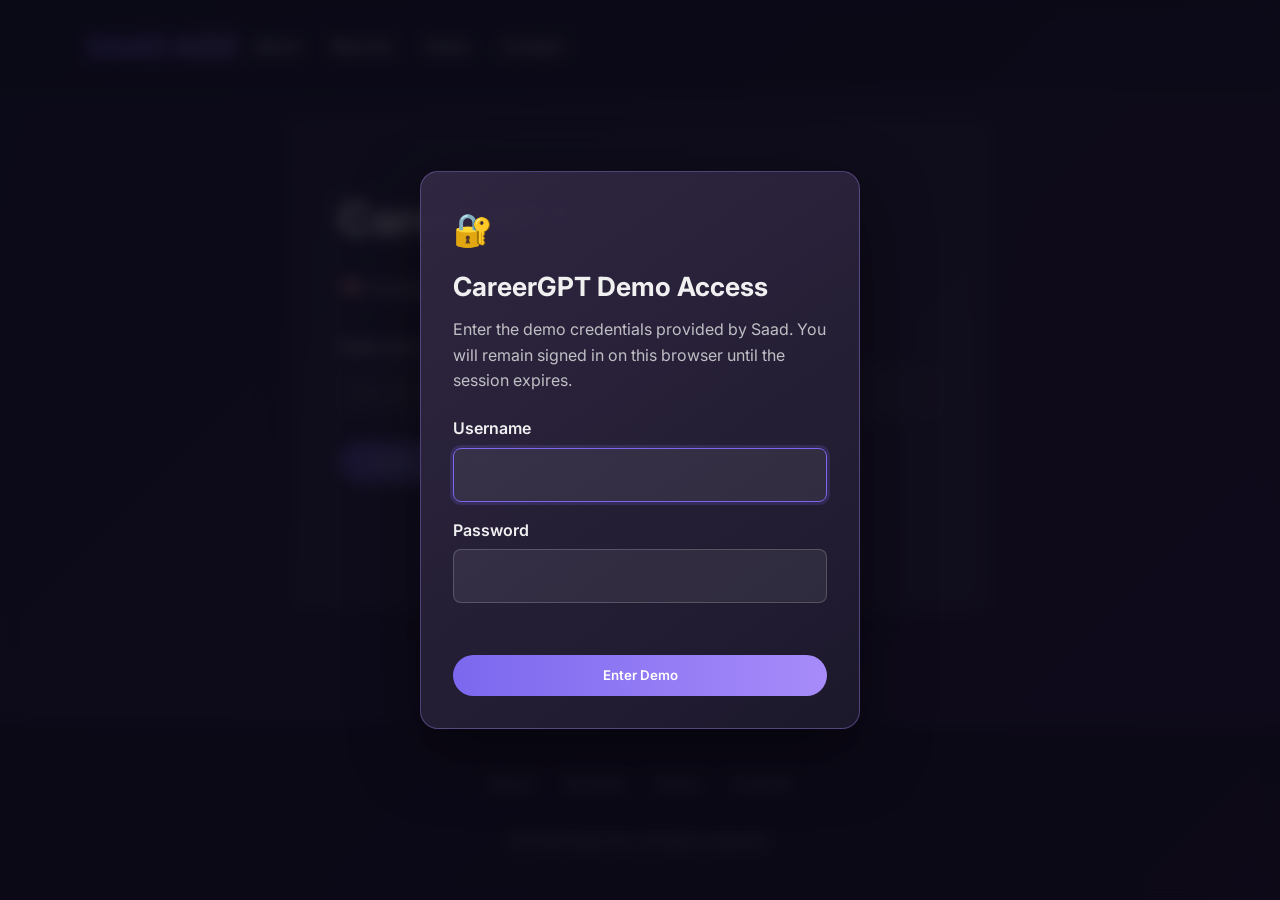
<file: demo.html>
<!DOCTYPE html>
<html lang="en">

<head>
  <meta charset="UTF-8" />
  <meta name="viewport" content="width=device-width, initial-scale=1.0" />
    <link rel="icon" href="/favicon.ico" sizes="any">
    <link rel="icon" href="/favicon.svg" type="image/svg+xml">
    <link rel="icon" href="/favicon-32x32.png" type="image/png" sizes="32x32">
    <link rel="icon" href="/favicon-16x16.png" type="image/png" sizes="16x16">
    <link rel="apple-touch-icon" href="/apple-touch-icon.png">
    <link rel="manifest" href="/site.webmanifest">
    <meta name="theme-color" content="#1a1a2e">
  <title>CareerGPT | Demo</title>
  <link rel="stylesheet" href="https://fonts.googleapis.com/css2?family=Inter:wght@300;400;600;700&display=swap" />
  <link rel="stylesheet" href="style.css" />
</head>

<body class="demo-page">
  <input type="hidden" id="build-version" value="v1.1.3 – August 2, 2026, 11:39 AM PT">

  <header>
    <div class="container">
      <nav>
        <div class="logo">SAAD AZIZ</div>
        <ul class="nav-links">
          <li><a href="index.html#about">About</a></li>
          <li><a href="resume.html">Resume</a></li>
          <li><a href="demo.html" class="active">Demo</a></li>
          <li><a href="index.html#contact">Contact</a></li>
        </ul>
      </nav>
    </div>
  </header>

  <main>
    <section class="demo-section fade-in">
      <div class="container">
        <h1>CareerGPT</h1>
        <p class="slogan">🧠 It judges your fate with neural net indifference.</p>

        <div id="demoAccessBar" class="demo-access-bar" hidden>
          <span><span class="access-dot" aria-hidden="true"></span> Demo access active</span>
          <button id="signOutButton" type="button" class="demo-sign-out">Sign out</button>
        </div>

        <form id="career-form" onsubmit="return false;" aria-busy="true">
          <label for="job-title">Enter your job title or role:</label>
          <input type="text" id="job-title" name="job" class="form-control" required maxlength="120"
            autocomplete="off" placeholder="e.g., Software Engineer" disabled />
          <br /><br />
          <button type="submit" class="btn" disabled>Analyze My Career</button>
        </form>

        <div id="responseBox" class="demo-response-box" aria-live="polite"></div>
      </div>
    </section>
  </main>

  <footer>
    <ul class="footer-links">
      <li><a href="index.html#about">About</a></li>
      <li><a href="resume.html">Resume</a></li>
      <li><a href="demo.html" class="active">Demo</a></li>
      <li><a href="index.html#contact">Contact</a></li>
    </ul>
    <p class="copyright">&copy; 2026 Saad Aziz. All rights reserved.</p>
  </footer>

  <div id="demoLoginOverlay" class="demo-login-overlay" role="dialog" aria-modal="true"
    aria-labelledby="demoLoginTitle" hidden>
    <div class="demo-login-card">
      <div class="demo-login-icon" aria-hidden="true">🔐</div>
      <h2 id="demoLoginTitle">CareerGPT Demo Access</h2>
      <p class="demo-login-copy">Enter the demo credentials provided by Saad. You will remain signed in on this
        browser until the session expires.</p>

      <form id="demoLoginForm" onsubmit="return false;">
        <div class="demo-login-field">
          <label for="demoUsername">Username</label>
          <input id="demoUsername" name="username" type="text" autocomplete="username" required maxlength="256" />
        </div>
        <div class="demo-login-field">
          <label for="demoPassword">Password</label>
          <input id="demoPassword" name="password" type="password" autocomplete="current-password" required
            maxlength="512" />
        </div>
        <p id="demoLoginMessage" class="demo-login-message" aria-live="polite"></p>
        <button id="demoLoginButton" type="submit" class="btn demo-login-button">Enter Demo</button>
      </form>
    </div>
  </div>

  <script>
    (() => {
      "use strict";

      const API_BASE = "https://aurorahours.com/chatgpt_v1";
      const SESSION_COOKIE = "careergpt_demo_session";
      const COOKIE_DOMAIN = "saadaziz.com";

      let sessionToken = null;

      const elements = {};

      function requestId() {
        return window.crypto?.randomUUID?.() ??
          `web-${Date.now()}-${Math.random().toString(16).slice(2)}`;
      }

      function readCookie(name) {
        const prefix = `${name}=`;
        const entry = document.cookie
          .split(";")
          .map((item) => item.trim())
          .find((item) => item.startsWith(prefix));
        return entry ? decodeURIComponent(entry.slice(prefix.length)) : "";
      }

      function cookieAttributes(maxAge) {
        const attributes = [`Path=/`, `SameSite=Strict`, `Max-Age=${Math.max(0, Math.floor(maxAge))}`];
        if (window.location.protocol === "https:") {
          attributes.push("Secure");
          if (window.location.hostname === "saadaziz.com" || window.location.hostname.endsWith(".saadaziz.com")) {
            attributes.push(`Domain=${COOKIE_DOMAIN}`);
          }
        }
        return attributes.join("; ");
      }

      function saveSession(token, expiresIn) {
        document.cookie = `${SESSION_COOKIE}=${encodeURIComponent(token)}; ${cookieAttributes(expiresIn)}`;
        sessionToken = token;
      }

      function clearSession() {
        document.cookie = `${SESSION_COOKIE}=; ${cookieAttributes(0)}`;
        sessionToken = null;
      }

      function setDemoEnabled(enabled) {
        elements.jobInput.disabled = !enabled;
        elements.analyzeButton.disabled = !enabled;
        elements.careerForm.setAttribute("aria-busy", enabled ? "false" : "true");
        elements.accessBar.hidden = !enabled;
      }

      function showLogin(message = "") {
        setDemoEnabled(false);
        elements.loginMessage.textContent = message;
        elements.loginOverlay.hidden = false;
        document.body.classList.add("demo-login-open");
        window.setTimeout(() => elements.usernameInput.focus(), 50);
      }

      function hideLogin() {
        elements.loginOverlay.hidden = true;
        document.body.classList.remove("demo-login-open");
        elements.loginMessage.textContent = "";
        elements.passwordInput.value = "";
        setDemoEnabled(true);
      }

      async function parseJson(response) {
        try {
          return await response.json();
        } catch {
          return null;
        }
      }

      async function apiRequest(path, options = {}, requiresAuth = true) {
        const headers = new Headers(options.headers || {});
        const id = headers.get("X-Request-ID") || requestId();
        headers.set("X-Request-ID", id);
        if (options.body && !headers.has("Content-Type")) {
          headers.set("Content-Type", "application/json");
        }
        if (requiresAuth && sessionToken) {
          headers.set("Authorization", `Bearer ${sessionToken}`);
        }

        const response = await fetch(`${API_BASE}${path}`, {
          ...options,
          headers,
          cache: "no-store"
        });
        const data = await parseJson(response);
        const responseId = response.headers.get("X-Request-ID") || data?.request_id || id;
        return { response, data, requestId: responseId };
      }

      async function validateStoredSession() {
        sessionToken = readCookie(SESSION_COOKIE);
        if (!sessionToken) {
          showLogin();
          return;
        }

        try {
          const { response, data } = await apiRequest("/auth/session", { method: "GET" });
          if (!response.ok || data?.status !== "authenticated") {
            clearSession();
            showLogin("Your demo session expired. Please sign in again.");
            return;
          }
          if (Number.isFinite(data.expires_in) && data.expires_in > 0) {
            saveSession(sessionToken, data.expires_in);
          }
          hideLogin();
        } catch {
          clearSession();
          showLogin("Demo access could not be verified. Please try again.");
        }
      }

      async function handleLogin(event) {
        event.preventDefault();
        const username = elements.usernameInput.value.trim();
        const password = elements.passwordInput.value;
        if (!username || !password) {
          elements.loginMessage.textContent = "Enter both the username and password.";
          return;
        }

        elements.loginButton.disabled = true;
        elements.loginButton.textContent = "Checking…";
        elements.loginMessage.textContent = "";

        try {
          const { response, data } = await apiRequest(
            "/auth/login",
            {
              method: "POST",
              body: JSON.stringify({ username, password })
            },
            false
          );

          if (!response.ok || data?.status !== "authenticated" || !data?.token) {
            if (response.status === 429) {
              elements.loginMessage.textContent = "Too many sign-in attempts. Please try again later.";
            } else if (response.status >= 500) {
              elements.loginMessage.textContent = "Demo sign-in is temporarily unavailable.";
            } else {
              elements.loginMessage.textContent = "The username or password was not accepted.";
            }
            return;
          }

          saveSession(data.token, data.expires_in || 604800);
          hideLogin();
          elements.jobInput.focus();
        } catch {
          elements.loginMessage.textContent = "Demo sign-in is temporarily unavailable.";
        } finally {
          elements.passwordInput.value = "";
          elements.loginButton.disabled = false;
          elements.loginButton.textContent = "Enter Demo";
        }
      }

      async function handleAnalysis(event) {
        event.preventDefault();
        const title = elements.jobInput.value.trim();
        if (!title) {
          elements.responseBox.textContent = "Please enter a job title or role.";
          return;
        }
        if (!sessionToken) {
          showLogin("Please sign in to use the demo.");
          return;
        }

        elements.responseBox.style.opacity = "1";
        elements.responseBox.textContent = "🧠 Thinking...";
        elements.jobInput.disabled = true;
        elements.analyzeButton.disabled = true;

        const analysisRequestId = requestId();
        try {
          const { response, data, requestId: id } = await apiRequest("/demo", {
            method: "POST",
            headers: { "X-Request-ID": analysisRequestId },
            body: JSON.stringify({ title })
          });

          if (response.status === 401) {
            clearSession();
            elements.responseBox.textContent = "Your demo session expired. Sign in again to continue.";
            showLogin("Your demo session expired. Please sign in again.");
            return;
          }
          if (response.status === 429) {
            elements.responseBox.textContent = "The demo usage limit has been reached. Please try again later.";
            elements.responseBox.dataset.requestId = id;
            return;
          }
          if (!response.ok) {
            throw new Error(`Backend returned HTTP ${response.status}`);
          }

          const html = data?.response;
          if (typeof html !== "string" || !html.trim().startsWith("<")) {
            throw new Error("Backend returned an invalid response contract");
          }

          elements.responseBox.innerHTML = `<div class="gpt-response">${html}</div>`;
          elements.responseBox.dataset.requestId = data?.request_id || id;
        } catch (error) {
          elements.responseBox.textContent = "CareerGPT is temporarily unavailable. Please try again shortly.";
          elements.responseBox.dataset.requestId = analysisRequestId;
          console.error("CareerGPT request failed", {
            requestId: analysisRequestId,
            message: error instanceof Error ? error.message : String(error)
          });
        } finally {
          if (sessionToken) {
            elements.jobInput.disabled = false;
            elements.analyzeButton.disabled = false;
          }
          requestAnimationFrame(() => {
            elements.responseBox.style.opacity = "1";
            elements.responseBox.style.transform = "translateY(0)";
          });
        }
      }

      function signOut() {
        clearSession();
        elements.responseBox.textContent = "";
        showLogin("You have been signed out.");
      }

      document.addEventListener("DOMContentLoaded", () => {
        Object.assign(elements, {
          careerForm: document.getElementById("career-form"),
          jobInput: document.getElementById("job-title"),
          analyzeButton: document.querySelector('#career-form button[type="submit"]'),
          responseBox: document.getElementById("responseBox"),
          accessBar: document.getElementById("demoAccessBar"),
          signOutButton: document.getElementById("signOutButton"),
          loginOverlay: document.getElementById("demoLoginOverlay"),
          loginForm: document.getElementById("demoLoginForm"),
          usernameInput: document.getElementById("demoUsername"),
          passwordInput: document.getElementById("demoPassword"),
          loginMessage: document.getElementById("demoLoginMessage"),
          loginButton: document.getElementById("demoLoginButton")
        });

        const demoFade = document.querySelector(".demo-section.fade-in");
        if (demoFade) {
          setTimeout(() => demoFade.classList.add("visible"), 100);
        }

        elements.loginForm.addEventListener("submit", handleLogin);
        elements.careerForm.addEventListener("submit", handleAnalysis);
        elements.signOutButton.addEventListener("click", signOut);
        validateStoredSession();

        const version = document.getElementById("build-version")?.value;
        const isDev = window.location.hostname.startsWith("dev.");
        const isLocal = window.location.protocol === "file:";
        if (version && (isDev || isLocal)) {
          const footer = document.createElement("div");
          footer.style.cssText = "font-size:12px; color:gray; text-align:center; margin-top:10px;";
          footer.textContent = `Build: ${version}`;
          document.body.appendChild(footer);
        }
      });
    })();
  </script>

</body>

</html>
</file>
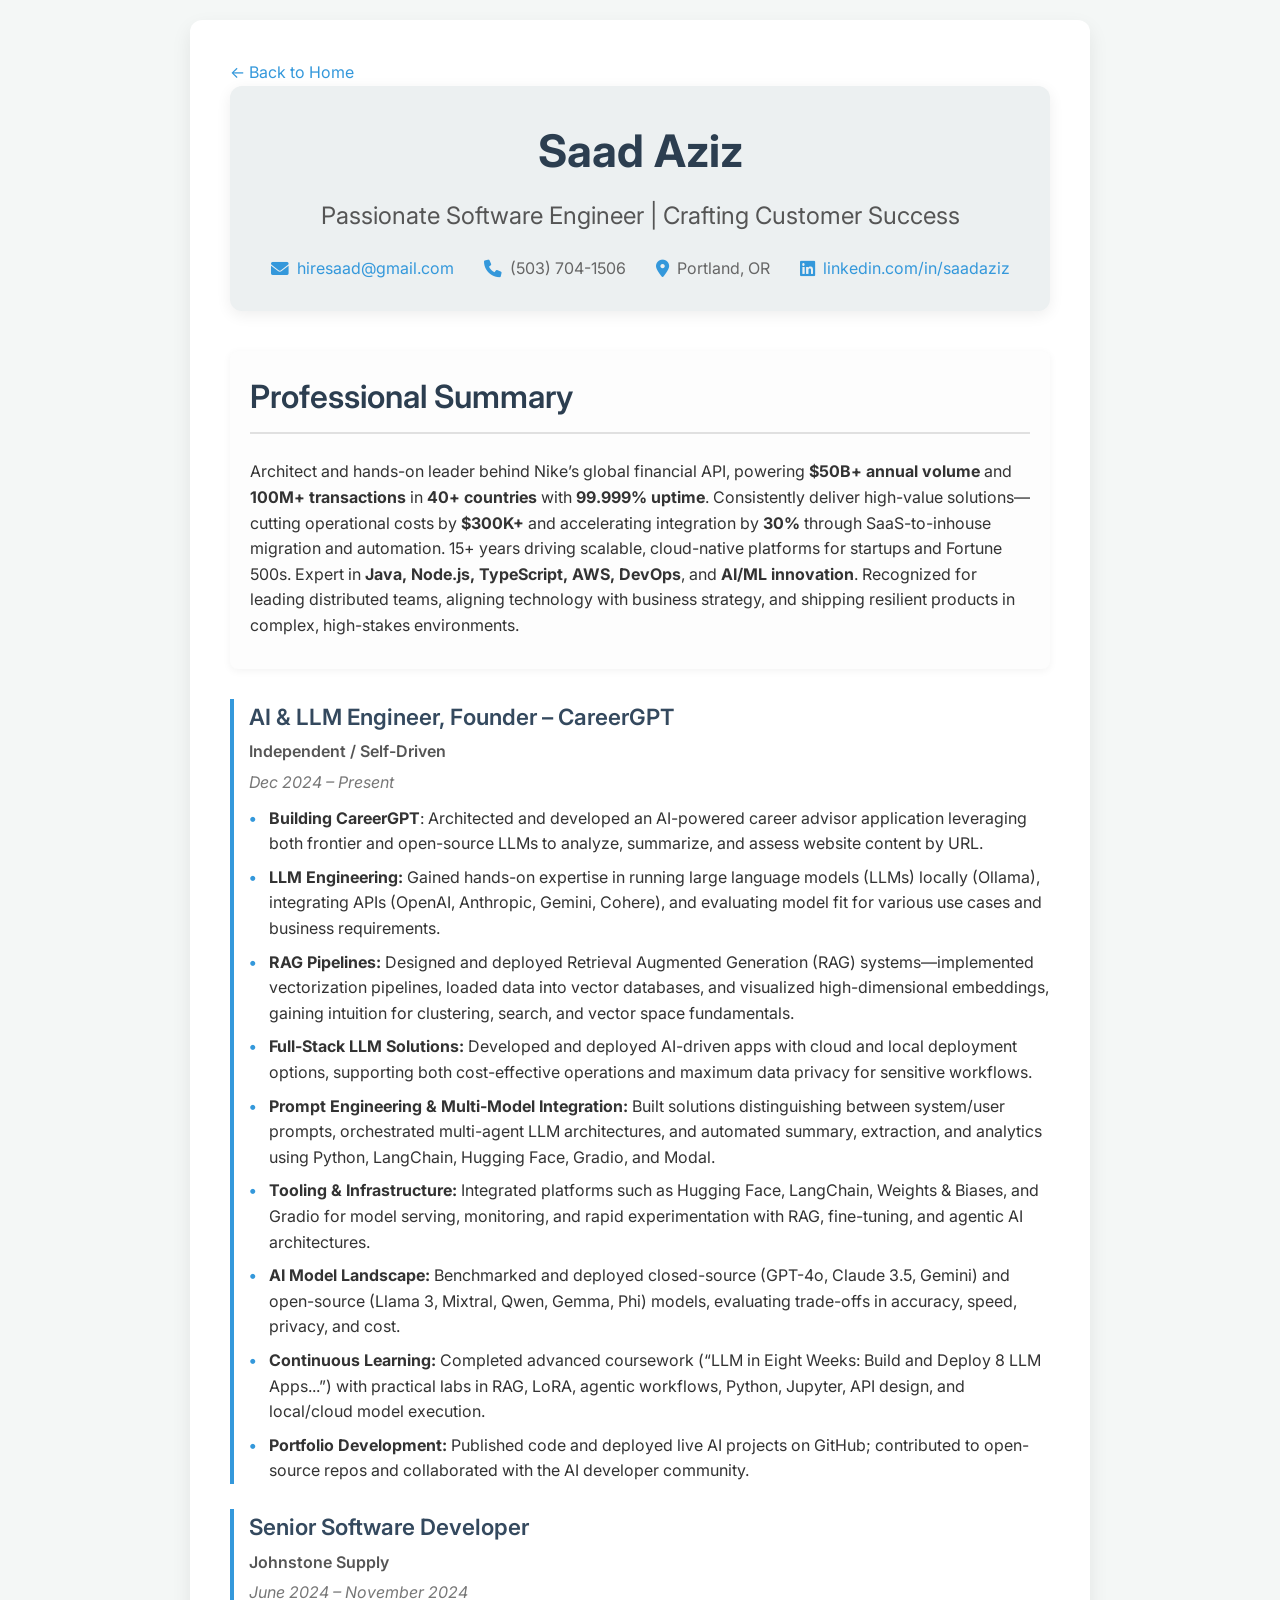
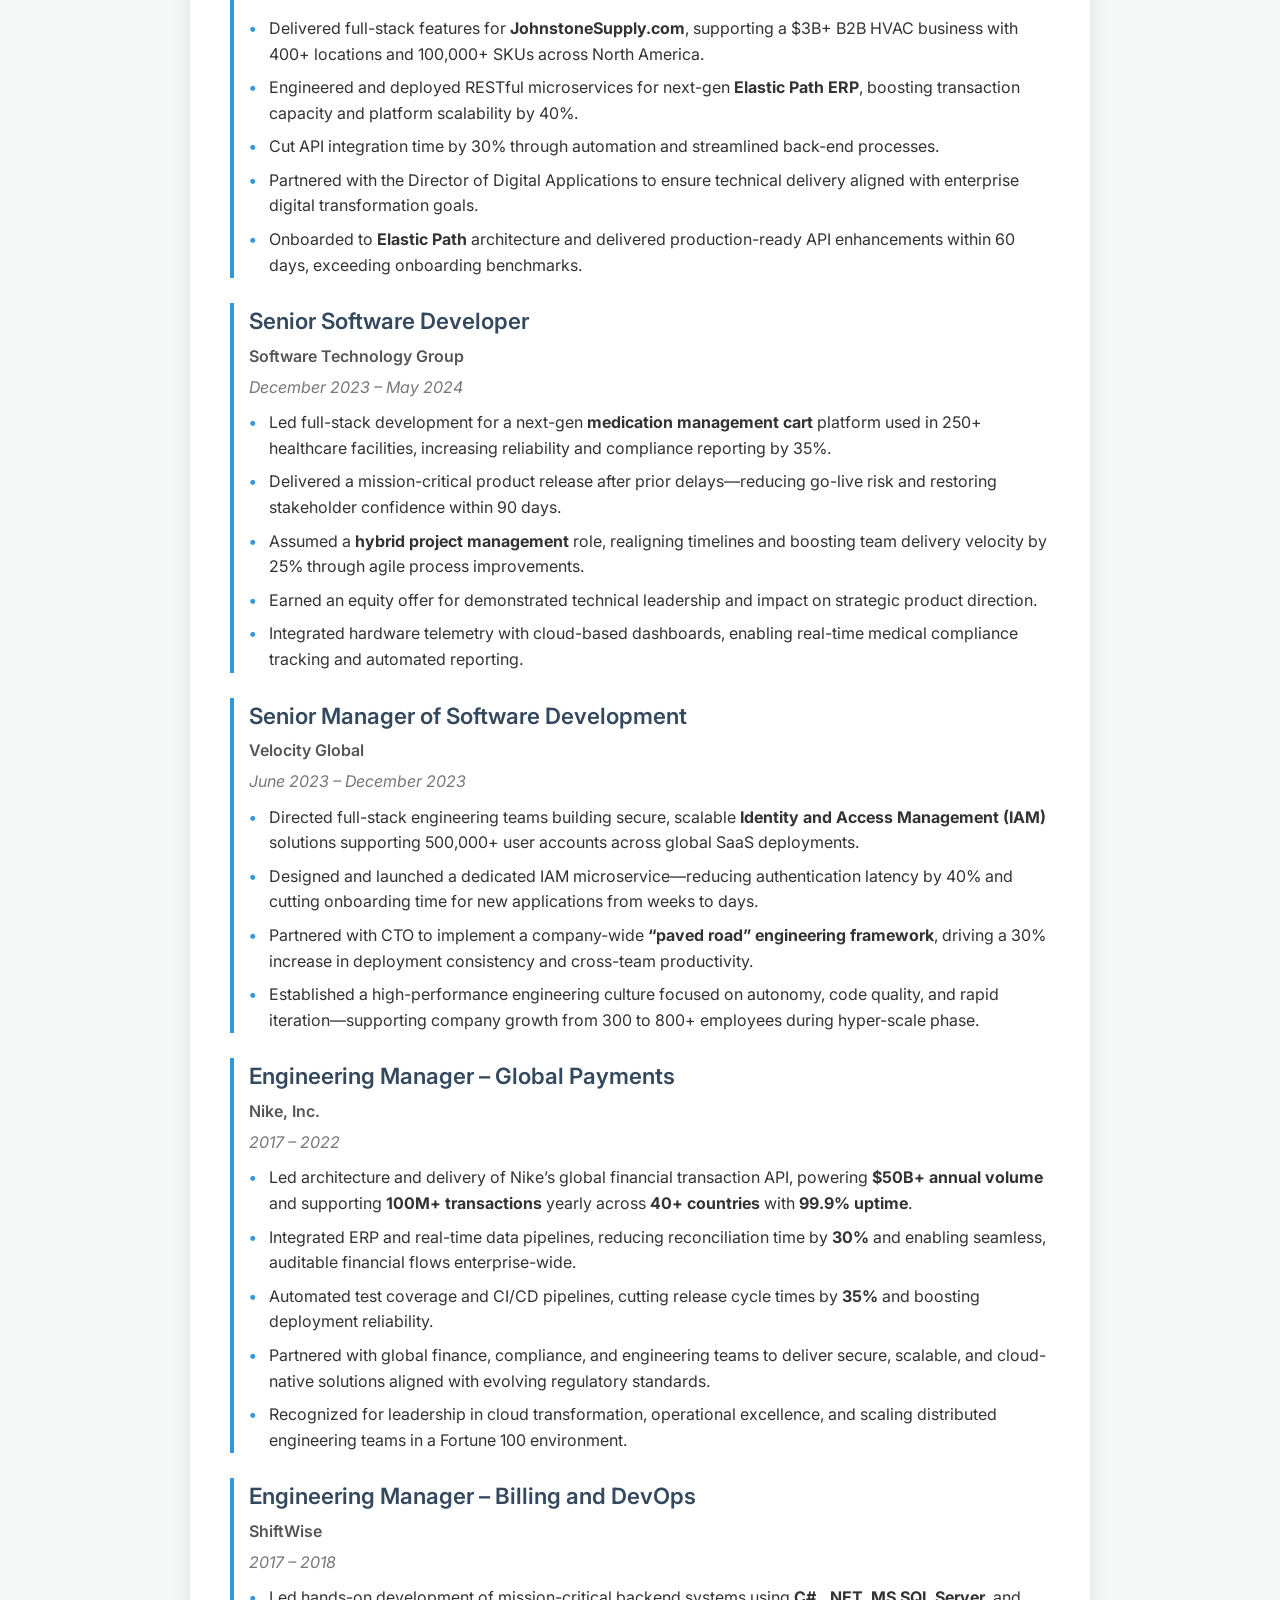
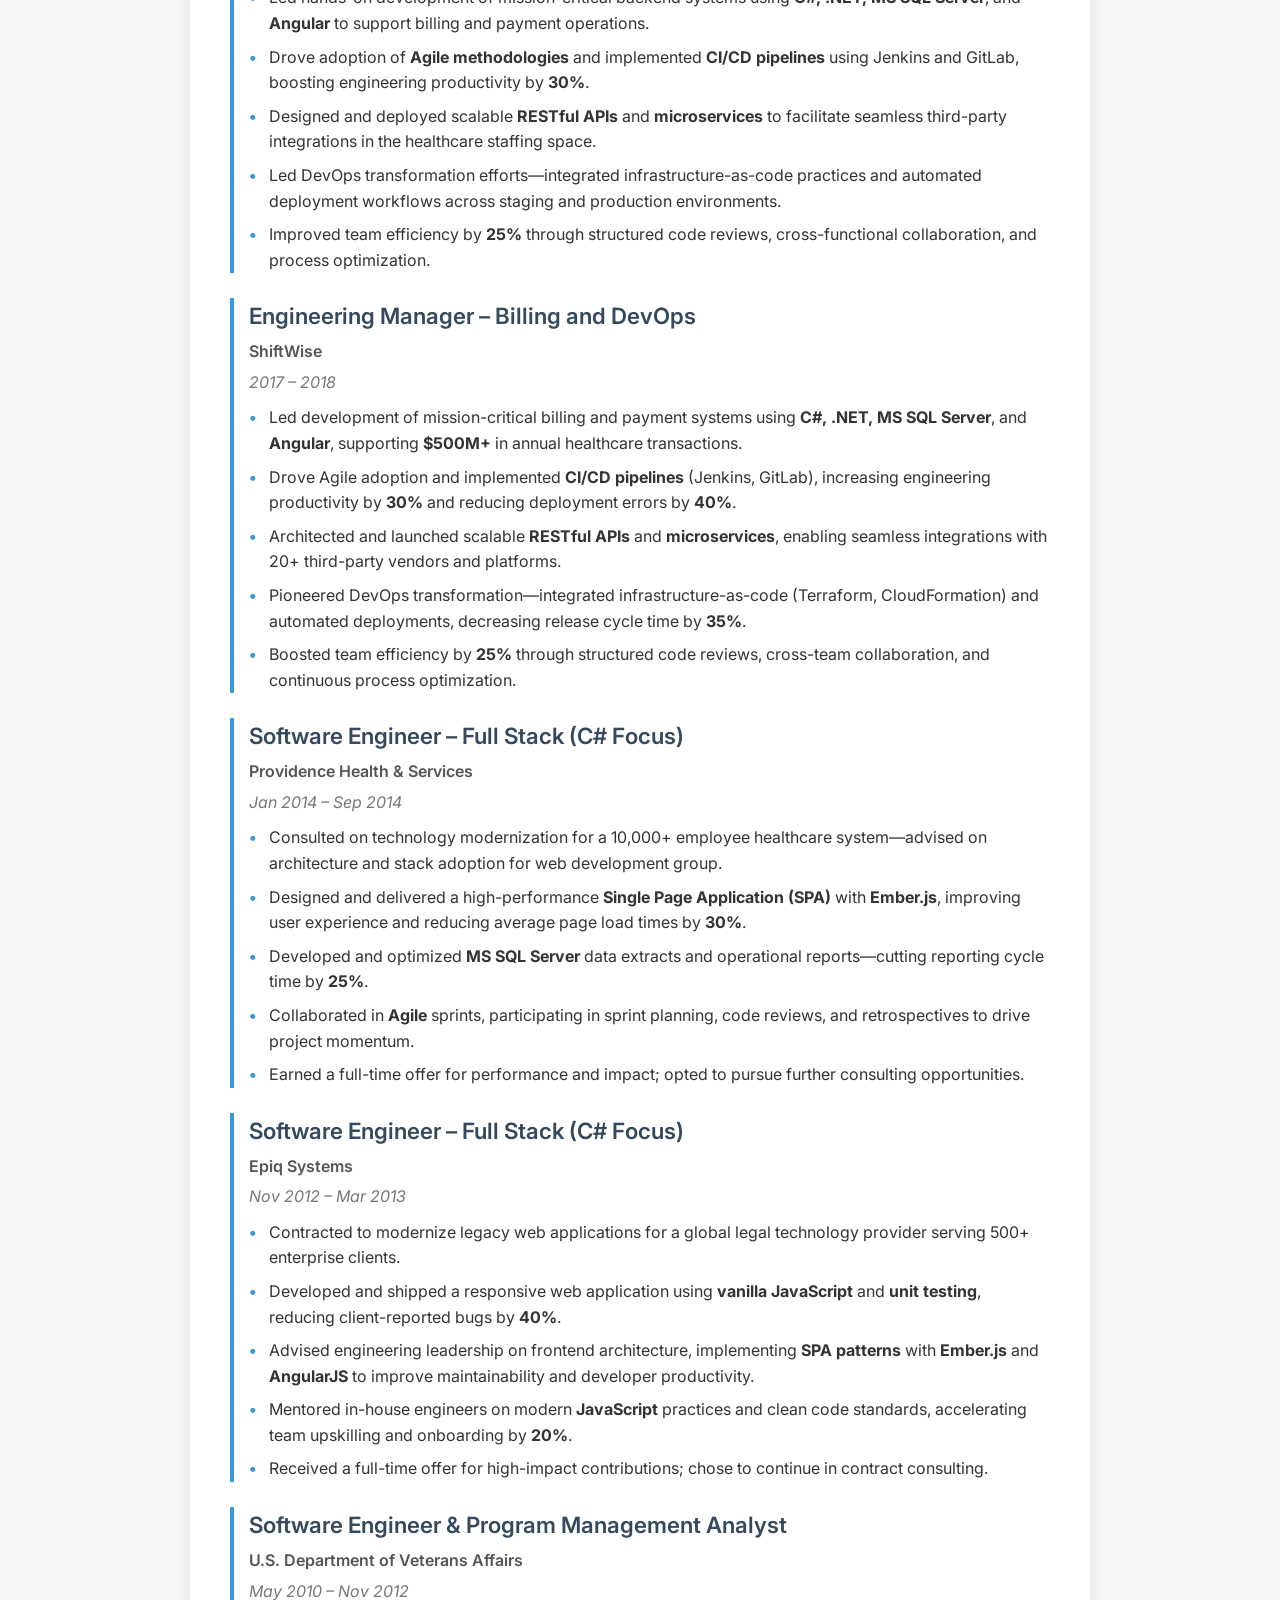
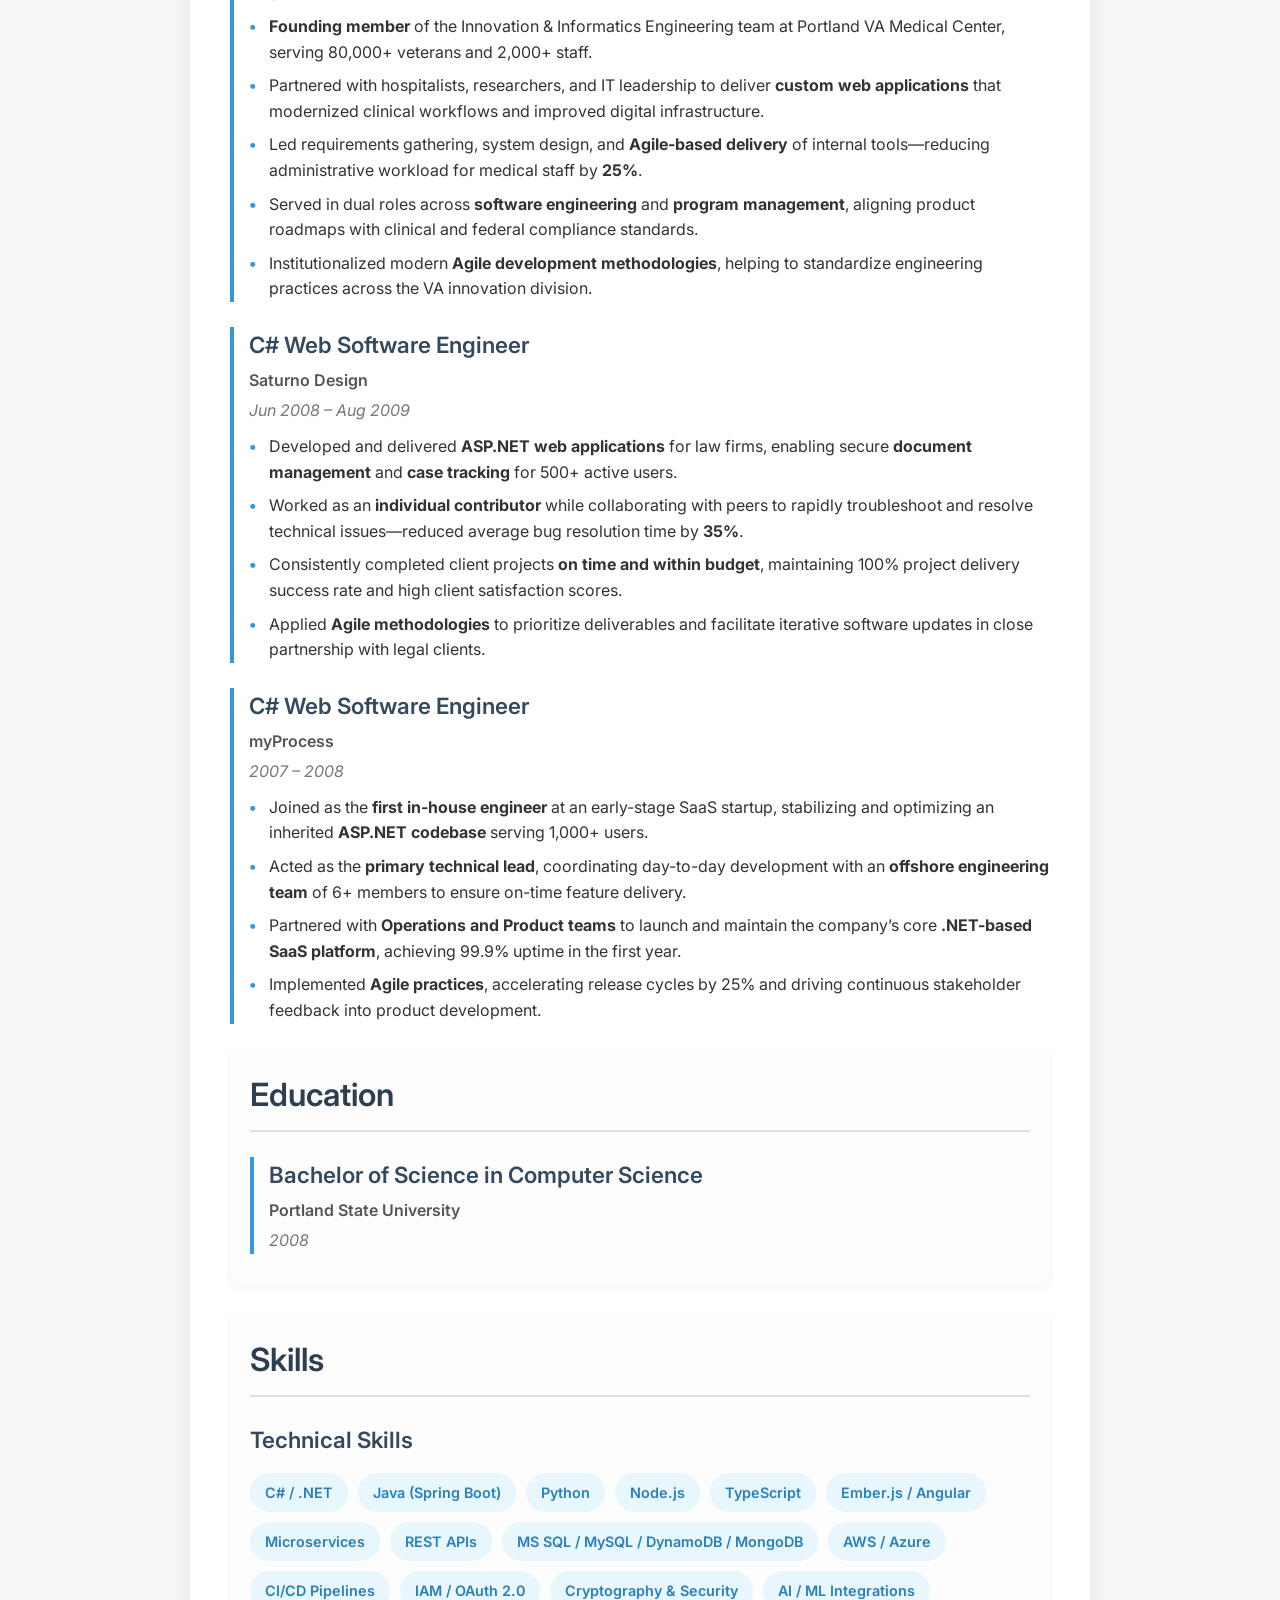
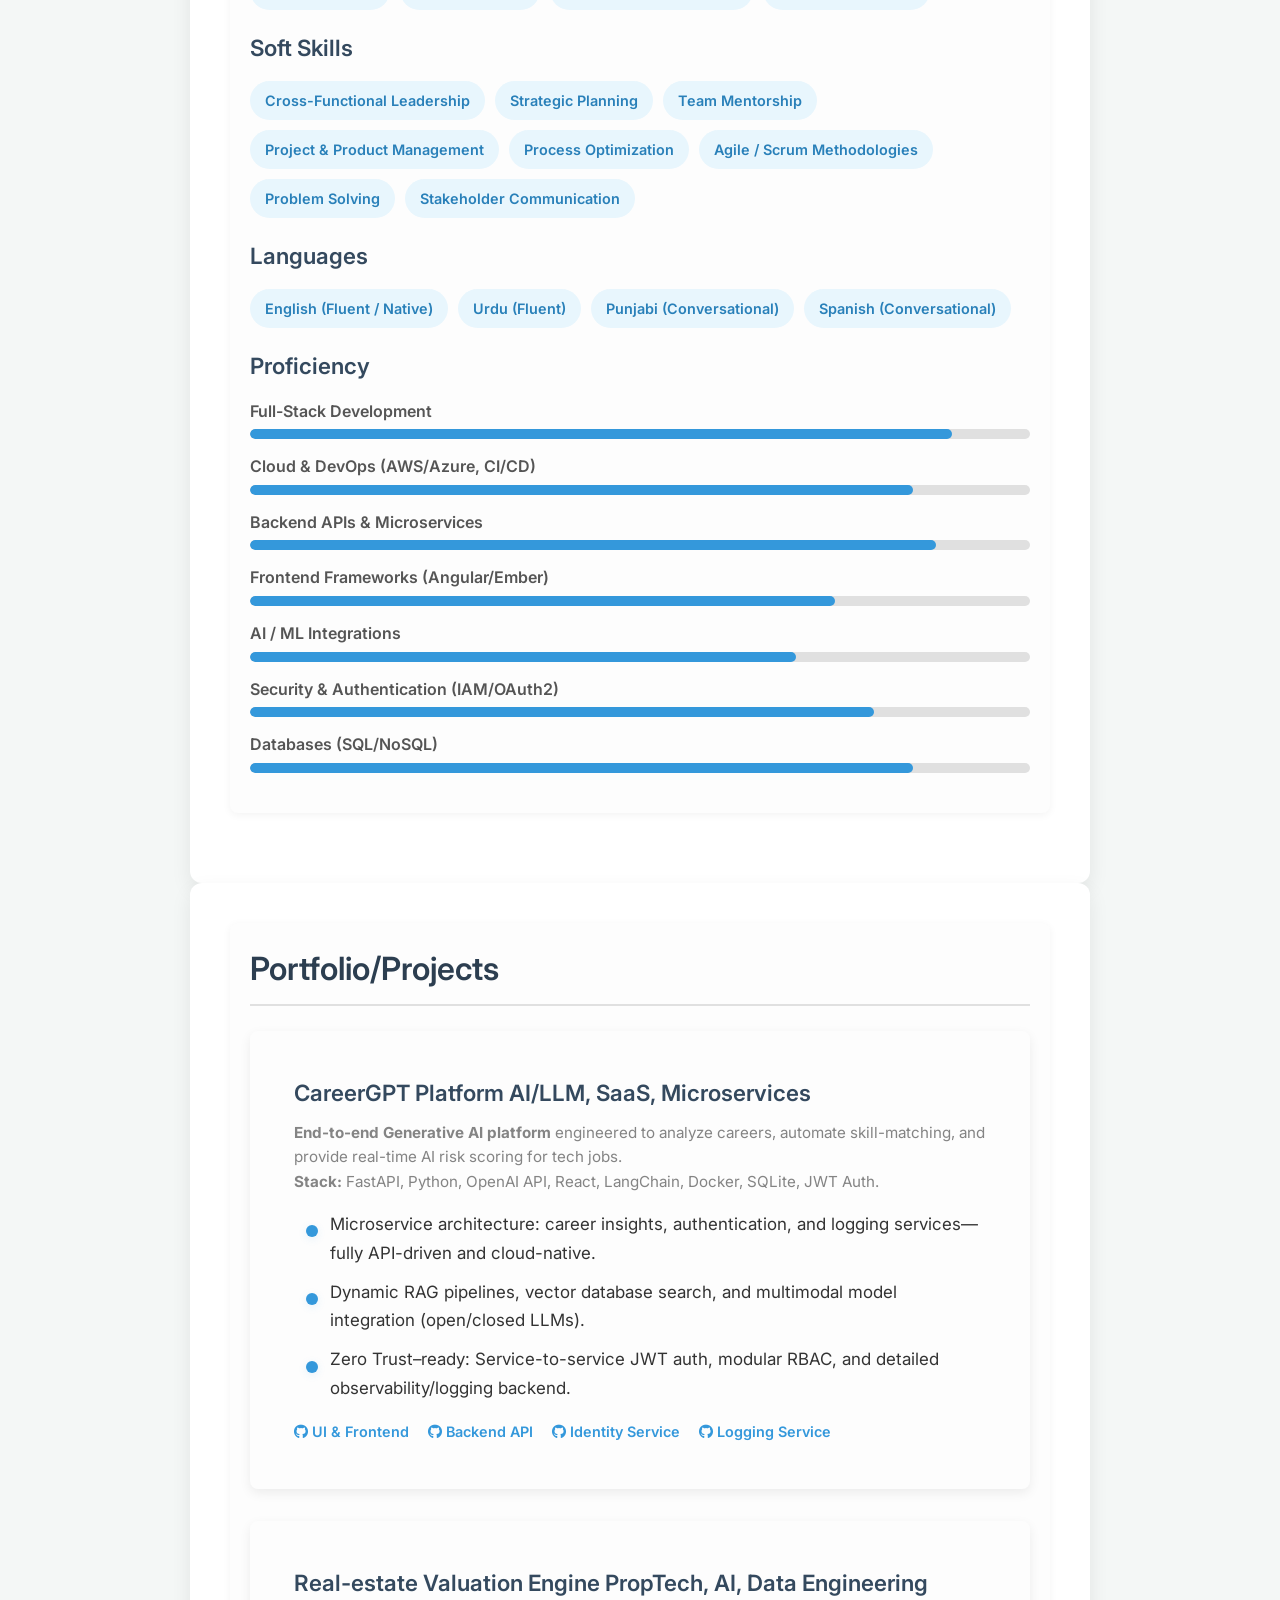
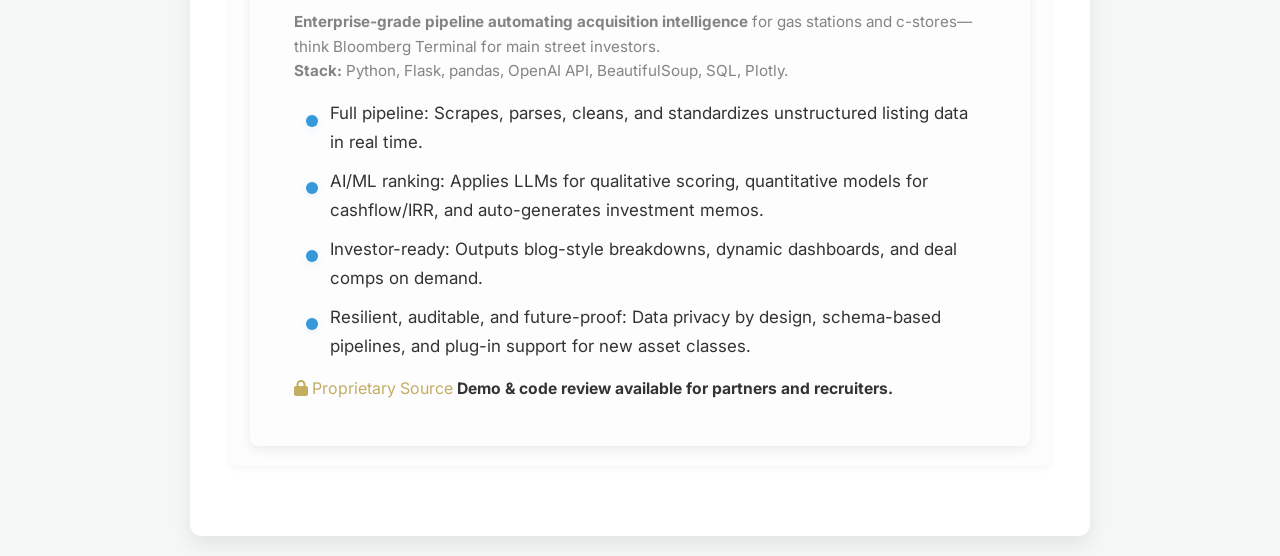
<file: resume.html>
<!DOCTYPE html>
<html lang="en">

<head>
    <meta charset="UTF-8">
    <meta name="viewport" content="width=device-width, initial-scale=1.0">
    <link rel="icon" href="/favicon.ico" sizes="any">
    <link rel="icon" href="/favicon.svg" type="image/svg+xml">
    <link rel="icon" href="/favicon-32x32.png" type="image/png" sizes="32x32">
    <link rel="icon" href="/favicon-16x16.png" type="image/png" sizes="16x16">
    <link rel="apple-touch-icon" href="/apple-touch-icon.png">
    <link rel="manifest" href="/site.webmanifest">
    <meta name="theme-color" content="#1a1a2e">
    <title>Saad Aziz - Resume</title>
    <link rel="stylesheet" href="https://fonts.googleapis.com/css2?family=Inter:wght@300;400;600;700&display=swap">
    <link rel="stylesheet" href="https://cdnjs.cloudflare.com/ajax/libs/font-awesome/6.0.0-beta3/css/all.min.css">
    <link rel="stylesheet" href="style.css">

</head>

<body class="resume-page">
    <input type="hidden" id="build-version" value="v1.1.3 – August 2, 2026, 11:39 AM PT">

    <div class="container">
        <nav class="nav-bar">
            <a href="index.html" class="no-print-link">← Back to Home</a>
        </nav>

        <section class="header">
            <h1>Saad Aziz</h1>
            <p class="title">Passionate Software Engineer | Crafting Customer Success</p>

            <div class="contact-info">
                <p><i class="fas fa-envelope"></i> <a href="mailto:hiresaad@gmail.com">hiresaad@gmail.com</a></p>
                <p><i class="fas fa-phone"></i> (503) 704-1506</p>
                <p><i class="fas fa-map-marker-alt"></i> Portland, OR</p>
                <p><i class="fab fa-linkedin"></i> <a href="https://www.linkedin.com/in/saadaziz/"
                        target="_blank">linkedin.com/in/saadaziz</a></p>
            </div>
        </section>

        <section id="summary">
            <h2>Professional Summary</h2>
            <p>
                Architect and hands-on leader behind Nike’s global financial API, powering <strong>$50B+ annual
                    volume</strong> and <strong>100M+ transactions</strong> in <strong>40+ countries</strong> with
                <strong>99.999% uptime</strong>.

                Consistently deliver high-value solutions—cutting operational costs by <strong>$300K+</strong> and
                accelerating integration by <strong>30%</strong> through SaaS-to-inhouse migration and automation.

                15+ years driving scalable, cloud-native platforms for startups and Fortune 500s. Expert in
                <strong>Java, Node.js, TypeScript, AWS, DevOps</strong>, and <strong>AI/ML innovation</strong>.
                Recognized for leading distributed teams, aligning technology with business strategy, and shipping
                resilient products in complex, high-stakes environments.
            </p>
        </section>

        <div class="experience-item">
            <h3>AI & LLM Engineer, Founder – CareerGPT</h3>
            <p class="role">Independent / Self-Driven</p>
            <span class="dates">Dec 2024 – Present</span>
            <ul>
                <li><strong>Building CareerGPT</strong>: Architected and developed an AI-powered career advisor
                    application leveraging both frontier and open-source LLMs to analyze, summarize, and assess website
                    content by URL.</li>
                <li><strong>LLM Engineering:</strong> Gained hands-on expertise in running large language models (LLMs)
                    locally (Ollama), integrating APIs (OpenAI, Anthropic, Gemini, Cohere), and evaluating model fit for
                    various use cases and business requirements.</li>
                <li><strong>RAG Pipelines:</strong> Designed and deployed Retrieval Augmented Generation (RAG)
                    systems—implemented vectorization pipelines, loaded data into vector databases, and visualized
                    high-dimensional embeddings, gaining intuition for clustering, search, and vector space
                    fundamentals.</li>
                <li><strong>Full-Stack LLM Solutions:</strong> Developed and deployed AI-driven apps with cloud and
                    local deployment options, supporting both cost-effective operations and maximum data privacy for
                    sensitive workflows.</li>
                <li><strong>Prompt Engineering & Multi-Model Integration:</strong> Built solutions distinguishing
                    between system/user prompts, orchestrated multi-agent LLM architectures, and automated summary,
                    extraction, and analytics using Python, LangChain, Hugging Face, Gradio, and Modal.</li>
                <li><strong>Tooling & Infrastructure:</strong> Integrated platforms such as Hugging Face, LangChain,
                    Weights & Biases, and Gradio for model serving, monitoring, and rapid experimentation with RAG,
                    fine-tuning, and agentic AI architectures.</li>
                <li><strong>AI Model Landscape:</strong> Benchmarked and deployed closed-source (GPT-4o, Claude 3.5,
                    Gemini) and open-source (Llama 3, Mixtral, Qwen, Gemma, Phi) models, evaluating trade-offs in
                    accuracy, speed, privacy, and cost.</li>
                <li><strong>Continuous Learning:</strong> Completed advanced coursework (“LLM in Eight Weeks: Build and
                    Deploy 8 LLM Apps...”) with practical labs in RAG, LoRA, agentic workflows, Python, Jupyter, API
                    design, and local/cloud model execution.</li>
                <li><strong>Portfolio Development:</strong> Published code and deployed live AI projects on GitHub;
                    contributed to open-source repos and collaborated with the AI developer community.</li>
            </ul>
        </div>

        <div class="experience-item">
            <h3>Senior Software Developer</h3>
            <p class="role">Johnstone Supply</p>
            <span class="dates">June 2024 – November 2024</span>
            <ul>
                <li>Delivered full-stack features for <strong>JohnstoneSupply.com</strong>, supporting a $3B+ B2B HVAC
                    business with 400+ locations and 100,000+ SKUs across North America.</li>
                <li>Engineered and deployed RESTful microservices for next-gen <strong>Elastic Path ERP</strong>,
                    boosting transaction capacity and platform scalability by 40%.</li>
                <li>Cut API integration time by 30% through automation and streamlined back-end processes.</li>
                <li>Partnered with the Director of Digital Applications to ensure technical delivery aligned with
                    enterprise digital transformation goals.</li>
                <li>Onboarded to <strong>Elastic Path</strong> architecture and delivered production-ready API
                    enhancements within 60 days, exceeding onboarding benchmarks.</li>
            </ul>
        </div>

        <div class="experience-item">
            <h3>Senior Software Developer</h3>
            <p class="role">Software Technology Group</p>
            <span class="dates">December 2023 – May 2024</span>
            <ul>
                <li>Led full-stack development for a next-gen <strong>medication management cart</strong> platform used
                    in 250+ healthcare facilities, increasing reliability and compliance reporting by 35%.</li>
                <li>Delivered a mission-critical product release after prior delays—reducing go-live risk and restoring
                    stakeholder confidence within 90 days.</li>
                <li>Assumed a <strong>hybrid project management</strong> role, realigning timelines and boosting team
                    delivery velocity by 25% through agile process improvements.</li>
                <li>Earned an equity offer for demonstrated technical leadership and impact on strategic product
                    direction.</li>
                <li>Integrated hardware telemetry with cloud-based dashboards, enabling real-time medical compliance
                    tracking and automated reporting.</li>
            </ul>
        </div>

        <div class="experience-item">
            <h3>Senior Manager of Software Development</h3>
            <p class="role">Velocity Global</p>
            <span class="dates">June 2023 – December 2023</span>
            <ul>
                <li>Directed full-stack engineering teams building secure, scalable <strong>Identity and Access
                        Management (IAM)</strong> solutions supporting 500,000+ user accounts across global SaaS
                    deployments.</li>
                <li>Designed and launched a dedicated IAM microservice—reducing authentication latency by 40% and
                    cutting onboarding time for new applications from weeks to days.</li>
                <li>Partnered with CTO to implement a company-wide <strong>“paved road” engineering framework</strong>,
                    driving a 30% increase in deployment consistency and cross-team productivity.</li>
                <li>Established a high-performance engineering culture focused on autonomy, code quality, and rapid
                    iteration—supporting company growth from 300 to 800+ employees during hyper-scale phase.</li>
            </ul>
        </div>

        <div class="experience-item">
            <h3>Engineering Manager – Global Payments</h3>
            <p class="role">Nike, Inc.</p>
            <span class="dates">2017 – 2022</span>
            <ul>
                <li>Led architecture and delivery of Nike’s global financial transaction API, powering <strong>$50B+
                        annual volume</strong> and supporting <strong>100M+ transactions</strong> yearly across
                    <strong>40+ countries</strong> with <strong>99.9% uptime</strong>.
                </li>
                <li>Integrated ERP and real-time data pipelines, reducing reconciliation time by <strong>30%</strong>
                    and enabling seamless, auditable financial flows enterprise-wide.</li>
                <li>Automated test coverage and CI/CD pipelines, cutting release cycle times by <strong>35%</strong> and
                    boosting deployment reliability.</li>
                <li>Partnered with global finance, compliance, and engineering teams to deliver secure, scalable, and
                    cloud-native solutions aligned with evolving regulatory standards.</li>
                <li>Recognized for leadership in cloud transformation, operational excellence, and scaling distributed
                    engineering teams in a Fortune 100 environment.</li>
            </ul>
        </div>


        <div class="experience-item">
            <h3>Engineering Manager – Billing and DevOps</h3>
            <p class="role">ShiftWise</p>
            <span class="dates">2017 – 2018</span>
            <ul>
                <li>Led hands-on development of mission-critical backend systems using <strong>C#, .NET, MS SQL
                        Server</strong>, and <strong>Angular</strong> to support billing and payment operations.
                </li>
                <li>Drove adoption of <strong>Agile methodologies</strong> and implemented <strong>CI/CD
                        pipelines</strong> using Jenkins and GitLab, boosting engineering productivity by
                    <strong>30%</strong>.
                </li>
                <li>Designed and deployed scalable <strong>RESTful APIs</strong> and <strong>microservices</strong>
                    to facilitate seamless third-party integrations in the healthcare staffing space.</li>
                <li>Led DevOps transformation efforts—integrated infrastructure-as-code practices and automated
                    deployment workflows across staging and production environments.</li>
                <li>Improved team efficiency by <strong>25%</strong> through structured code reviews,
                    cross-functional collaboration, and process optimization.</li>
            </ul>
        </div>

        <div class="experience-item">
            <h3>Engineering Manager – Billing and DevOps</h3>
            <p class="role">ShiftWise</p>
            <span class="dates">2017 – 2018</span>
            <ul>
                <li>Led development of mission-critical billing and payment systems using <strong>C#, .NET, MS SQL
                        Server</strong>, and <strong>Angular</strong>, supporting <strong>$500M+</strong> in annual
                    healthcare transactions.</li>
                <li>Drove Agile adoption and implemented <strong>CI/CD pipelines</strong> (Jenkins, GitLab), increasing
                    engineering productivity by <strong>30%</strong> and reducing deployment errors by
                    <strong>40%</strong>.
                </li>
                <li>Architected and launched scalable <strong>RESTful APIs</strong> and <strong>microservices</strong>,
                    enabling seamless integrations with 20+ third-party vendors and platforms.</li>
                <li>Pioneered DevOps transformation—integrated infrastructure-as-code (Terraform, CloudFormation) and
                    automated deployments, decreasing release cycle time by <strong>35%</strong>.</li>
                <li>Boosted team efficiency by <strong>25%</strong> through structured code reviews, cross-team
                    collaboration, and continuous process optimization.</li>
            </ul>
        </div>

        <div class="experience-item">
            <h3>Software Engineer – Full Stack (C# Focus)</h3>
            <p class="role">Providence Health & Services</p>
            <span class="dates">Jan 2014 – Sep 2014</span>
            <ul>
                <li>Consulted on technology modernization for a 10,000+ employee healthcare system—advised on
                    architecture and stack adoption for web development group.</li>
                <li>Designed and delivered a high-performance <strong>Single Page Application (SPA)</strong> with
                    <strong>Ember.js</strong>, improving user experience and reducing average page load times by
                    <strong>30%</strong>.
                </li>
                <li>Developed and optimized <strong>MS SQL Server</strong> data extracts and operational reports—cutting
                    reporting cycle time by <strong>25%</strong>.</li>
                <li>Collaborated in <strong>Agile</strong> sprints, participating in sprint planning, code reviews, and
                    retrospectives to drive project momentum.</li>
                <li>Earned a full-time offer for performance and impact; opted to pursue further consulting
                    opportunities.</li>
            </ul>
        </div>

        <div class="experience-item">
            <h3>Software Engineer – Full Stack (C# Focus)</h3>
            <p class="role">Epiq Systems</p>
            <span class="dates">Nov 2012 – Mar 2013</span>
            <ul>
                <li>Contracted to modernize legacy web applications for a global legal technology provider serving 500+
                    enterprise clients.</li>
                <li>Developed and shipped a responsive web application using <strong>vanilla JavaScript</strong> and
                    <strong>unit testing</strong>, reducing client-reported bugs by <strong>40%</strong>.
                </li>
                <li>Advised engineering leadership on frontend architecture, implementing <strong>SPA patterns</strong>
                    with <strong>Ember.js</strong> and <strong>AngularJS</strong> to improve maintainability and
                    developer productivity.</li>
                <li>Mentored in-house engineers on modern <strong>JavaScript</strong> practices and clean code
                    standards, accelerating team upskilling and onboarding by <strong>20%</strong>.</li>
                <li>Received a full-time offer for high-impact contributions; chose to continue in contract consulting.
                </li>
            </ul>
        </div>

        <div class="experience-item">
            <h3>Software Engineer & Program Management Analyst</h3>
            <p class="role">U.S. Department of Veterans Affairs</p>
            <span class="dates">May 2010 – Nov 2012</span>
            <ul>
                <li><strong>Founding member</strong> of the Innovation & Informatics Engineering team at Portland VA
                    Medical Center, serving 80,000+ veterans and 2,000+ staff.</li>
                <li>Partnered with hospitalists, researchers, and IT leadership to deliver <strong>custom web
                        applications</strong> that modernized clinical workflows and improved digital infrastructure.
                </li>
                <li>Led requirements gathering, system design, and <strong>Agile-based delivery</strong> of internal
                    tools—reducing administrative workload for medical staff by <strong>25%</strong>.</li>
                <li>Served in dual roles across <strong>software engineering</strong> and <strong>program
                        management</strong>, aligning product roadmaps with clinical and federal compliance standards.
                </li>
                <li>Institutionalized modern <strong>Agile development methodologies</strong>, helping to standardize
                    engineering practices across the VA innovation division.</li>
            </ul>
        </div>

        <div class="experience-item">
            <h3>C# Web Software Engineer</h3>
            <p class="role">Saturno Design</p>
            <span class="dates">Jun 2008 – Aug 2009</span>
            <ul>
                <li>Developed and delivered <strong>ASP.NET web applications</strong> for law firms, enabling secure
                    <strong>document management</strong> and <strong>case tracking</strong> for 500+ active users.
                </li>
                <li>Worked as an <strong>individual contributor</strong> while collaborating with peers to rapidly
                    troubleshoot and resolve technical issues—reduced average bug resolution time by
                    <strong>35%</strong>.
                </li>
                <li>Consistently completed client projects <strong>on time and within budget</strong>, maintaining 100%
                    project delivery success rate and high client satisfaction scores.</li>
                <li>Applied <strong>Agile methodologies</strong> to prioritize deliverables and facilitate iterative
                    software updates in close partnership with legal clients.</li>
            </ul>
        </div>

        <div class="experience-item">
            <h3>C# Web Software Engineer</h3>
            <p class="role">myProcess</p>
            <span class="dates">2007 – 2008</span>
            <ul>
                <li>Joined as the <strong>first in-house engineer</strong> at an early-stage SaaS startup, stabilizing
                    and optimizing an inherited <strong>ASP.NET codebase</strong> serving 1,000+ users.</li>
                <li>Acted as the <strong>primary technical lead</strong>, coordinating day-to-day development with an
                    <strong>offshore engineering team</strong> of 6+ members to ensure on-time feature delivery.
                </li>
                <li>Partnered with <strong>Operations and Product teams</strong> to launch and maintain the company’s
                    core <strong>.NET-based SaaS platform</strong>, achieving 99.9% uptime in the first year.</li>
                <li>Implemented <strong>Agile practices</strong>, accelerating release cycles by 25% and driving
                    continuous stakeholder feedback into product development.</li>
            </ul>
        </div>

        <section id="education">
            <h2>Education</h2>
            <div class="education-item">
                <h3>Bachelor of Science in Computer Science</h3>
                <p class="degree">Portland State University</p>
                <span class="dates">2008</span>
            </div>
        </section>

        <section id="skills">
            <h2>Skills</h2>

            <div class="skills-category">
                <h3>Technical Skills</h3>
                <div class="skill-list">
                    <span class="skill-tag">C# / .NET</span>
                    <span class="skill-tag">Java (Spring Boot)</span>
                    <span class="skill-tag">Python</span>
                    <span class="skill-tag">Node.js</span>
                    <span class="skill-tag">TypeScript</span>
                    <span class="skill-tag">Ember.js / Angular</span>
                    <span class="skill-tag">Microservices</span>
                    <span class="skill-tag">REST APIs</span>
                    <span class="skill-tag">MS SQL / MySQL / DynamoDB / MongoDB</span>
                    <span class="skill-tag">AWS / Azure</span>
                    <span class="skill-tag">CI/CD Pipelines</span>
                    <span class="skill-tag">IAM / OAuth 2.0</span>
                    <span class="skill-tag">Cryptography & Security</span>
                    <span class="skill-tag">AI / ML Integrations</span>
                </div>
            </div>

            <div class="skills-category">
                <h3>Soft Skills</h3>
                <div class="skill-list">
                    <span class="skill-tag">Cross-Functional Leadership</span>
                    <span class="skill-tag">Strategic Planning</span>
                    <span class="skill-tag">Team Mentorship</span>
                    <span class="skill-tag">Project & Product Management</span>
                    <span class="skill-tag">Process Optimization</span>
                    <span class="skill-tag">Agile / Scrum Methodologies</span>
                    <span class="skill-tag">Problem Solving</span>
                    <span class="skill-tag">Stakeholder Communication</span>
                </div>
            </div>

            <div class="skills-category">
                <h3>Languages</h3>
                <div class="skill-list">
                    <span class="skill-tag">English (Fluent / Native)</span>
                    <span class="skill-tag">Urdu (Fluent)</span>
                    <span class="skill-tag">Punjabi (Conversational)</span>
                    <span class="skill-tag">Spanish (Conversational)</span>
                </div>
            </div>
            <div class="skills-category skill-bar-container no-print-link">
                <h3>Proficiency</h3>

                <div class="skill-bar-item">
                    <div class="skill-name">Full-Stack Development</div>
                    <div class="progress-bar">
                        <div class="progress-bar-fill" data-progress="90"></div>
                    </div>
                </div>

                <div class="skill-bar-item">
                    <div class="skill-name">Cloud & DevOps (AWS/Azure, CI/CD)</div>
                    <div class="progress-bar">
                        <div class="progress-bar-fill" data-progress="85"></div>
                    </div>
                </div>

                <div class="skill-bar-item">
                    <div class="skill-name">Backend APIs & Microservices</div>
                    <div class="progress-bar">
                        <div class="progress-bar-fill" data-progress="88"></div>
                    </div>
                </div>

                <div class="skill-bar-item">
                    <div class="skill-name">Frontend Frameworks (Angular/Ember)</div>
                    <div class="progress-bar">
                        <div class="progress-bar-fill" data-progress="75"></div>
                    </div>
                </div>

                <div class="skill-bar-item">
                    <div class="skill-name">AI / ML Integrations</div>
                    <div class="progress-bar">
                        <div class="progress-bar-fill" data-progress="70"></div>
                    </div>
                </div>

                <div class="skill-bar-item">
                    <div class="skill-name">Security & Authentication (IAM/OAuth2)</div>
                    <div class="progress-bar">
                        <div class="progress-bar-fill" data-progress="80"></div>
                    </div>
                </div>

                <div class="skill-bar-item">
                    <div class="skill-name">Databases (SQL/NoSQL)</div>
                    <div class="progress-bar">
                        <div class="progress-bar-fill" data-progress="85"></div>
                    </div>
                </div>
            </div>
        </section>

    </div>
    <div class="container">
        <section id="portfolio">
            <h2>Portfolio/Projects</h2>
            <div class="portfolio-grid">
                <div class="project-card">
                    <div class="project-accent"></div>
                    <div class="project-content">
                        <h3>CareerGPT Platform <span class="project-label">AI/LLM, SaaS, Microservices</span></h3>
                        <p>
                            <strong>End-to-end Generative AI platform</strong> engineered to analyze careers, automate
                            skill-matching, and provide real-time AI risk scoring for tech jobs.<br>
                            <b>Stack:</b> FastAPI, Python, OpenAI API, React, LangChain, Docker, SQLite, JWT Auth.
                        </p>
                        <ul class="project-bullets">
                            <li>Microservice architecture: career insights, authentication, and logging services—fully
                                API-driven and cloud-native.</li>
                            <li>Dynamic RAG pipelines, vector database search, and multimodal model integration
                                (open/closed LLMs).</li>
                            <li>Zero Trust–ready: Service-to-service JWT auth, modular RBAC, and detailed
                                observability/logging backend.</li>
                        </ul>
                        <div class="project-links">
                            <a href="https://github.com/saadaziz/saadaziz.com" target="_blank">
                                <i class="fab fa-github"></i> UI & Frontend
                            </a>
                            <a href="https://github.com/saadaziz/careergpt-backend" target="_blank">
                                <i class="fab fa-github"></i> Backend API
                            </a>
                            <a href="https://github.com/saadaziz/identity-backend" target="_blank">
                                <i class="fab fa-github"></i> Identity Service
                            </a>
                            <a href="https://github.com/saadaziz/logging-backend" target="_blank">
                                <i class="fab fa-github"></i> Logging Service
                            </a>
                        </div>
                    </div>
                </div>


                <div id="gasstationengine" class="project-card">
                    <div class="project-accent"></div>
                    <div class="project-content">
                        <h3>Real-estate Valuation Engine <span class="project-label">PropTech, AI, Data
                                Engineering</span></h3>
                        <p>
                            <strong>Enterprise-grade pipeline automating acquisition intelligence</strong> for gas
                            stations and c-stores—think Bloomberg Terminal for main street investors.<br>
                            <b>Stack:</b> Python, Flask, pandas, OpenAI API, BeautifulSoup, SQL, Plotly.
                        </p>
                        <ul class="project-bullets">
                            <li>Full pipeline: Scrapes, parses, cleans, and standardizes unstructured listing data in
                                real time.</li>
                            <li>AI/ML ranking: Applies LLMs for qualitative scoring, quantitative models for
                                cashflow/IRR, and auto-generates investment memos.</li>
                            <li>Investor-ready: Outputs blog-style breakdowns, dynamic dashboards, and deal comps on
                                demand.</li>
                            <li>Resilient, auditable, and future-proof: Data privacy by design, schema-based pipelines,
                                and plug-in support for new asset classes.</li>
                        </ul>
                        <div class="project-links">
                            <span style="color:#c2ad61"><i class="fas fa-lock"></i> Proprietary Source</span>
                            <span style="font-size:0.98em;"><b>Demo & code review available for partners and
                                    recruiters.</b></span>
                        </div>
                    </div>
                </div>

            </div>
        </section>

        <script>
            document.addEventListener('DOMContentLoaded', () => {
                // === Build Version Display ===
                const version = document.getElementById('build-version')?.value;

                // Show version only on dev subdomain OR when viewing locally (file://)
                const isDev = window.location.hostname.startsWith("dev.");
                const isLocal = window.location.protocol === "file:";  // detect file://

                if (version && (isDev || isLocal)) {
                    const footer = document.createElement("div");
                    footer.style.cssText = "font-size:12px; color:gray; text-align:center; margin-top:20px;";
                    footer.textContent = `Build: ${version}`;
                    document.body.appendChild(footer);
                }

                // === Smooth Scroll for Anchors ===
                document.querySelectorAll('a[href^="#"]').forEach(anchor => {
                    anchor.addEventListener('click', function (e) {
                        e.preventDefault();
                        document.querySelector(this.getAttribute('href')).scrollIntoView({
                            behavior: 'smooth'
                        });
                    });
                });

                // === Skill Bar Animation ===
                const skillBars = document.querySelectorAll('.progress-bar-fill');

                const animateSkillBars = () => {
                    skillBars.forEach(bar => {
                        const progress = bar.getAttribute('data-progress');
                        bar.style.width = progress + '%';
                    });
                };

                animateSkillBars();

                const observerOptions = {
                    root: null,
                    rootMargin: '0px',
                    threshold: 0.5
                };

                const observer = new IntersectionObserver((entries, observer) => {
                    entries.forEach(entry => {
                        if (entry.isIntersecting) {
                            const skillBarContainer = entry.target.querySelector('.skill-bar-container');
                            if (skillBarContainer) {
                                skillBarContainer.querySelectorAll('.progress-bar-fill').forEach(bar => {
                                    const progress = bar.getAttribute('data-progress');
                                    bar.style.width = progress + '%';
                                });
                                observer.unobserve(entry.target);
                            }
                        }
                    });
                }, observerOptions);

                const skillsSection = document.getElementById('skills');
                if (skillsSection) {
                    observer.observe(skillsSection);
                }
            });
        </script>


</body>

</html>
</file>
<file: style.css>
:root {
    --deep-blue: #1a1a2e;
    --blue-accent: #16213e;
    --purple-main: #301b3f;
    --purple-light: #4d2d60;
    --deep-brown: #3c2a21;
    --white-text: #f0f0f0;
    --accent: #7b68ee;
}

* {
    margin: 0;
    padding: 0;
    box-sizing: border-box;
    font-family: 'Inter', 'Segoe UI', Tahoma, Geneva, Verdana, sans-serif;
}

body {
    background: linear-gradient(135deg, var(--deep-blue), var(--purple-main));
    color: var(--white-text);
    line-height: 1.6;
    min-height: 100vh;
    display: flex;
    flex-direction: column;
}

/* Header Styling */
header {
    background-color: rgba(0, 0, 0, 0.2);
    backdrop-filter: blur(5px);
    padding: 1.5rem;
    position: fixed;
    width: 100%;
    z-index: 100;
    transition: all 0.3s ease;
}

.header-scrolled {
    padding: 0.8rem 1.5rem;
    box-shadow: 0 5px 15px rgba(0, 0, 0, 0.3);
}

.container {
    width: 90%;
    max-width: 1200px;
    margin: 0 auto;
}

nav {
    display: flex;
    justify-content: space-between;
    align-items: center;
    gap: 1rem;
    /* Added gap for better spacing */
}

.logo {
    font-size: 1.8rem;
    font-weight: 700;
    background: linear-gradient(90deg, var(--accent), #a78bfa);
    -webkit-background-clip: text;
    background-clip: text;
    -webkit-text-fill-color: transparent;
    white-space: nowrap;
    /* Prevent logo from wrapping */
}

.nav-links {
    display: flex;
    list-style: none;
    gap: 2rem;
    margin-right: auto;
}

.nav-links a {
    color: var(--white-text);
    text-decoration: none;
    font-weight: 500;
    transition: all 0.3s ease;
    position: relative;
}

.nav-links a:after {
    content: '';
    position: absolute;
    width: 0;
    height: 2px;
    bottom: -5px;
    left: 0;
    background-color: var(--accent);
    transition: width 0.3s ease;
}

.nav-links a:hover:after {
    width: 100%;
}

.nav-links a:hover {
    color: var(--accent);
}

.mobile-menu {
    display: none;
    cursor: pointer;
}

.bar {
    display: block;
    width: 25px;
    height: 3px;
    margin: 5px auto;
    background-color: var(--white-text);
    transition: all 0.3s ease;
}

/* Header Social Icons Styling - HIDDEN */
.header-social-icons {
    display: none;
    /* Removed from header as per request */
    gap: 0.8rem;
    /* Adjust spacing between icons */
}

.header-social-icons .social-link {
    width: 35px;
    height: 35px;
    font-size: 0.9rem;
    display: flex;
    align-items: center;
    justify-content: center;
    background-color: var(--purple-light);
    border-radius: 50%;
    transition: all 0.3s ease;
    color: white;
    text-decoration: none;
}

.header-social-icons .social-link:hover {
    background-color: var(--accent);
    transform: translateY(-3px);
}

/* Hero Section */
.hero {
    height: 100vh;
    display: flex;
    align-items: center;
    position: relative;
    overflow: hidden;
    padding-top: 6rem;
    /* Account for fixed header */
}

.hero::before {
    content: '';
    position: absolute;
    top: 0;
    left: 0;
    width: 100%;
    height: 100%;
    background: radial-gradient(circle at 50% 50%, rgba(123, 104, 238, 0.1), transparent 60%);
    z-index: -1;
}

.hero-content {
    max-width: 700px;
}

.hero h1 {
    font-size: 3.5rem;
    line-height: 1.2;
    margin-bottom: 1rem;
    font-weight: 800;
}

.hero p {
    font-size: 1.2rem;
    margin-bottom: 2rem;
    opacity: 0.9;
}

.hero-actions {
    display: flex;
    flex-wrap: wrap;
    /* Allow buttons to wrap on smaller screens */
    gap: 1rem;
    /* Space between buttons */
    margin-bottom: 1rem;
}


/* General Button Styling */
.btn {
    display: inline-block;
    padding: 0.8rem 2rem;
    background: linear-gradient(90deg, var(--accent), #a78bfa);
    color: white;
    border-radius: 50px;
    text-decoration: none;
    font-weight: 600;
    transition: all 0.3s ease;
    border: none;
    cursor: pointer;
    text-align: center;
    /* Ensures text is centered for buttons spanning full width */
}

.btn:hover {
    transform: translateY(-3px);
    box-shadow: 0 10px 20px rgba(0, 0, 0, 0.2);
}

/* New: Secondary Button Style */
.btn-secondary {
    background: transparent !important;
    /* Override primary button background */
    border: 2px solid var(--accent) !important;
    color: var(--accent) !important;
    /* Set text color to accent */
}

.btn-secondary:hover {
    background-color: var(--accent) !important;
    /* Fill on hover */
    color: var(--white-text) !important;
    /* Text color changes on hover */
}

/* Section Common Styles */
.section {
    padding: 6rem 0;
}

.section-title {
    text-align: center;
    margin-bottom: 4rem;
    font-size: 2.5rem;
    font-weight: 700;
}

.section-title span {
    color: var(--accent);
}

/* About Section */
.about-grid {
    display: grid;
    grid-template-columns: 1fr 1fr;
    gap: 3rem;
    align-items: center;
}

.about-img {
    width: 75%;
    max-width: 75%;
    /* Ensure responsiveness */
    height: 75%;
    /* Maintain aspect ratio */
    border-radius: 10px;
    box-shadow: 0 10px 30px rgba(0, 0, 0, 0.3);
}

.about-content h3 {
    font-size: 2rem;
    margin-bottom: 1rem;
}

.about-content p {
    margin-bottom: 1.5rem;
    opacity: 0.9;
}

/* Resume Section */
.resume-grid {
    display: grid;
    grid-template-columns: 1fr 1fr;
    gap: 3rem;
}

.resume-card {
    background-color: rgba(26, 26, 46, 0.8);
    border-radius: 10px;
    padding: 2rem;
    transition: all 0.3s ease;
    box-shadow: 0 5px 15px rgba(0, 0, 0, 0.1);
}

.resume-card:hover {
    transform: translateY(-5px);
    box-shadow: 0 15px 30px rgba(0, 0, 0, 0.2);
}

.resume-card h3 {
    font-size: 1.5rem;
    margin-bottom: 1rem;
    color: var(--accent);
}

.resume-card h4 {
    font-size: 1.2rem;
    margin-bottom: 0.5rem;
}

.resume-card p {
    margin-bottom: 1rem;
    opacity: 0.8;
}

.tag {
    display: inline-block;
    padding: 0.3rem 0.8rem;
    background-color: var(--purple-light);
    border-radius: 50px;
    margin-right: 0.5rem;
    margin-bottom: 0.5rem;
    font-size: 0.8rem;
    white-space: nowrap;
    /* Prevent tags from breaking words */
}

/* App Section */
.app-preview {
    display: grid;
    grid-template-columns: 1fr 1fr;
    gap: 3rem;
    align-items: center;
}

.app-img {
    width: 100%;
    max-width: 100%;
    height: auto;
    border-radius: 10px;
    box-shadow: 0 10px 30px rgba(0, 0, 0, 0.3);
}

.app-content h3 {
    font-size: 2rem;
    margin-bottom: 1rem;
}

.app-content p {
    margin-bottom: 1.5rem;
    opacity: 0.9;
}

.app-features {
    margin-top: 2rem;
}

.feature {
    display: flex;
    align-items: flex-start;
    margin-bottom: 1.5rem;
}

.feature-icon {
    background-color: var(--purple-light);
    width: 40px;
    height: 40px;
    border-radius: 50%;
    display: flex;
    align-items: center;
    justify-content: center;
    margin-right: 1rem;
    flex-shrink: 0;
}

/* Projects Section */
.portfolio-grid {
    display: flex !important;
    flex-direction: column !important;
    gap: 2rem !important;
}

.project-card {
    background-color: rgba(26, 26, 46, 0.8);
    border-radius: 10px;
    overflow: hidden;
    transition: all 0.3s ease;
    box-shadow: 0 5px 15px rgba(0, 0, 0, 0.1);
}

.project-card:hover {
    transform: translateY(-5px);
    box-shadow: 0 15px 30px rgba(0, 0, 0, 0.2);
}

.project-img {
    width: 100%;
    height: 200px;
    object-fit: cover;
}

.project-content {
    padding: 1.5rem;
}

.project-content h3 {
    font-size: 1.5rem;
    margin-bottom: 0.5rem;
}

.project-content p {
    margin-bottom: 1rem;
    opacity: 0.8;
}
.project-bullets {
    list-style: none;
    padding-left: 0;
    margin-top: 1em;
    margin-bottom: 1em;
}

.project-bullets li {
    position: relative;
    padding-left: 2.1em;
    margin-bottom: 0.6em;
    font-size: 1.06em;
    line-height: 1.7;
}

.project-bullets li:before {
    content: "";
    position: absolute;
    left: 0.7em;
    top: 0.9em;
    width: 0.7em;
    height: 0.7em;
    border-radius: 50%;
    background: linear-gradient(135deg, var(--accent) 60%, #a78bfa 100%);
    box-shadow: 0 2px 8px rgba(123,104,238,0.20);
}

body.resume-page .project-bullets li:before {
    background: #3498db !important;  /* Classic resume blue */
    box-shadow: 0 2px 8px rgba(52,152,219,0.12);
}

/* Contact Section */
.contact-grid {
    display: grid;
    grid-template-columns: 1fr 1fr;
    gap: 3rem;
}

.contact-info p {
    margin-bottom: 1.5rem;
    display: flex;
    align-items: center;
}

.contact-icon {
    margin-right: 1rem;
    background-color: var(--purple-light);
    width: 40px;
    height: 40px;
    border-radius: 50%;
    display: flex;
    align-items: center;
    justify-content: center;
    flex-shrink: 0;
}

.contact-form {
    background-color: rgba(26, 26, 46, 0.8);
    padding: 2rem;
    border-radius: 10px;
}

.form-group {
    margin-bottom: 1.5rem;
}

.form-group label {
    display: block;
    margin-bottom: 0.5rem;
    font-weight: 500;
}

.form-control {
    width: 100%;
    padding: 0.8rem;
    border: 1px solid rgba(255, 255, 255, 0.1);
    background-color: rgba(255, 255, 255, 0.05);
    border-radius: 5px;
    color: var(--white-text);
}

.form-control:focus {
    outline: none;
    border-color: var(--accent);
}

textarea.form-control {
    min-height: 150px;
    resize: vertical;
}

/* Social Links (in contact section, also used in header) */
.social-links {
    display: flex;
    flex-wrap: wrap;
    /* Allow links to wrap */
    gap: 1rem;
    margin-top: 2rem;
}

.social-link {
    display: flex;
    align-items: center;
    justify-content: center;
    width: 40px;
    height: 40px;
    background-color: var(--purple-light);
    border-radius: 50%;
    transition: all 0.3s ease;
    color: white;
    text-decoration: none;
}

.social-link:hover {
    background-color: var(--accent);
    transform: translateY(-3px);
}

/* Footer Styling */
footer {
    background-color: rgba(0, 0, 0, 0.3);
    padding: 3rem 0;
    text-align: center;
    margin-top: auto;
    /* Pushes footer to the bottom */
}

.footer-links {
    display: flex;
    justify-content: center;
    flex-wrap: wrap;
    /* Allow links to wrap */
    gap: 2rem;
    list-style: none;
    margin-bottom: 2rem;
}

.footer-links a {
    color: var(--white-text);
    text-decoration: none;
    opacity: 0.7;
    transition: all 0.3s ease;
}

.footer-links a:hover {
    opacity: 1;
    color: var(--accent);
}

.copyright {
    opacity: 0.7;
    font-size: 0.9rem;
}

/* Responsive Styles */
@media (max-width: 992px) {
    .hero h1 {
        font-size: 3rem;
    }

    .about-grid,
    .app-preview,
    .contact-grid {
        grid-template-columns: 1fr;
        gap: 2rem;
    }

    .about-img {
        order: -1;
        /* Puts image above text on smaller screens */
    }

    /* If app image should also be above text on mobile */
    .app-preview .fade-in:last-child {
        /* Targets the image div in app-preview */
        order: -1;
    }

    .header-social-icons {
        display: none;
        /* Hide social icons in header on smaller screens if they clutter */
    }
}

@media (max-width: 768px) {
    .hero h1 {
        font-size: 2.5rem;
    }

    .section-title {
        font-size: 2rem;
    }

    .resume-grid {
        grid-template-columns: 1fr;
    }

    .nav-links {
        position: fixed;
        left: -100%;
        top: 5rem;
        /* Adjust based on header height */
        flex-direction: column;
        background-color: var(--blue-accent);
        width: 100%;
        text-align: center;
        transition: 0.3s;
        box-shadow: 0 10px 27px rgba(0, 0, 0, 0.05);
        padding: 2rem 0;
        gap: 1.5rem;
    }

    .nav-links.active {
        left: 0;
    }

    .mobile-menu {
        display: block;
    }

    .mobile-menu.active .bar:nth-child(2) {
        opacity: 0;
    }

    .mobile-menu.active .bar:nth-child(1) {
        transform: translateY(8px) rotate(45deg);
    }

    .mobile-menu.active .bar:nth-child(3) {
        transform: translateY(-8px) rotate(-45deg);
    }

    /* Adjust padding for sections on mobile */
    .section {
        padding: 4rem 0;
    }
}

/* Animations and Effects */
.fade-in {
    opacity: 0;
    transform: translateY(30px);
    transition: all 1s ease;
}

.fade-in.visible {
    opacity: 1;
    transform: translateY(0);
}

/* Custom scrollbar */
::-webkit-scrollbar {
    width: 10px;
}

::-webkit-scrollbar-track {
    background: var(--deep-blue);
}

::-webkit-scrollbar-thumb {
    background: var(--purple-light);
    border-radius: 5px;
}

::-webkit-scrollbar-thumb:hover {
    background: var(--accent);
}

/* === RESUME PAGE LIGHT THEME === */
.resume-page {
    font-family: 'Inter', sans-serif;
    line-height: 1.6;
    margin: 0;
    padding: 20px;
    background-color: #f4f7f6;
    color: #333;
    display: flex;
    justify-content: center;
    align-items: flex-start;
    min-height: 100vh;
}

.resume-page .container {
    background-color: #ffffff;
    border-radius: 12px;
    box-shadow: 0 8px 20px rgba(0, 0, 0, 0.08);
    max-width: 900px;
    width: 100%;
    padding: 40px;
    box-sizing: border-box;
}

.resume-page h1,
.resume-page h2,
.resume-page h3 {
    color: #2c3e50;
    margin-top: 0;
}

.resume-page h1 {
    font-size: 2.8em;
    font-weight: 700;
    margin-bottom: 10px;
}

.resume-page h2 {
    font-size: 2em;
    font-weight: 600;
    border-bottom: 2px solid #e0e0e0;
    padding-bottom: 10px;
    margin-bottom: 25px;
}

.resume-page h3 {
    font-size: 1.4em;
    font-weight: 600;
    margin-bottom: 10px;
}

.resume-page p {
    margin-bottom: 10px;
}

.resume-page a {
    color: #3498db;
    text-decoration: none;
    transition: color 0.3s ease;
}

.resume-page a:hover {
    color: #2980b9;
}

.resume-page section {
    margin-bottom: 30px;
    padding: 20px;
    background-color: #fdfdfd;
    border-radius: 8px;
    box-shadow: 0 2px 8px rgba(0, 0, 0, 0.05);
}

.resume-page .header {
    text-align: center;
    margin-bottom: 40px;
    padding: 30px;
    background-color: #ecf0f1;
    border-radius: 12px;
    box-shadow: 0 4px 15px rgba(0, 0, 0, 0.07);
}

.resume-page .header .title {
    font-size: 1.5em;
    color: #555;
    margin-bottom: 20px;
}

.resume-page .contact-info {
    display: flex;
    flex-wrap: wrap;
    justify-content: center;
    gap: 15px 30px;
    margin-top: 20px;
}

.resume-page .contact-info p {
    margin: 0;
    display: flex;
    align-items: center;
    color: #666;
}

.resume-page .contact-info i {
    margin-right: 8px;
    color: #3498db;
    font-size: 1.1em;
}

.resume-page .experience-item,
.resume-page .education-item {
    margin-bottom: 25px;
    padding-left: 15px;
    border-left: 4px solid #3498db;
    position: relative;
}

.resume-page .experience-item h3,
.resume-page .education-item h3 {
    color: #34495e;
}

.resume-page .role,
.resume-page .degree {
    font-weight: 600;
    color: #555;
    margin-bottom: 5px;
}

.resume-page .dates {
    font-style: italic;
    color: #777;
    margin-bottom: 10px;
    display: block;
}

.resume-page .experience-item ul {
    list-style: none;
    padding: 0;
    margin: 0;
}

.resume-page .experience-item ul li {
    margin-bottom: 8px;
    position: relative;
    padding-left: 20px;
}

.resume-page .experience-item ul li:before {
    content: "•";
    color: #3498db;
    position: absolute;
    left: 0;
    font-weight: bold;
}

.resume-page .skills-category h3 {
    color: #34495e;
}

.resume-page .skill-tag {
    background-color: #e8f6fd;
    color: #2980b9;
    padding: 8px 15px;
    border-radius: 20px;
    font-size: 0.9em;
    font-weight: 600;
}

.resume-page .skill-tag:hover {
    background-color: #d4edf8;
    color: #21618c;
}

.resume-page .progress-bar {
    background-color: #e0e0e0;
    border-radius: 5px;
    height: 10px;
    overflow: hidden;
}

.resume-page .progress-bar-fill {
    background-color: #3498db;
    height: 100%;
    width: 0;
    border-radius: 5px;
    transition: width 1.5s ease-out;
}

body.resume-page {
    background: #f4f7f6 !important;
    color: #333 !important;
    background-color: #f4f7f6;
    font-family: "Inter", sans-serif;
    padding-top: 100px 20px 40px;
    /* 👈 Added top padding for navbar */
}

/* Fix header visibility on resume light theme */
body.resume-page header,
body.resume-page .nav-links a,
body.resume-page .logo {
    color: #333 !important;
    background-color: #ffffff !important;
    backdrop-filter: none !important;
    box-shadow: 0 2px 10px rgba(0, 0, 0, 0.1);
}

body.resume-page .nav-links a:hover {
    color: #3498db !important;
}

body.resume-page .logo {
    -webkit-text-fill-color: unset !important;
    background: none !important;
}

body.resume-page header {
    top: 0;
}

/* === DEMO PAGE FIXES === */
.demo-page main {
    flex: 1;
    padding-top: 120px;
}

.demo-section {
    padding: 4rem 1rem;
    background: rgba(255, 255, 255, 0.05);
    border-radius: 12px;
    max-width: 700px;
    margin: 0 auto;
    box-shadow: 0 8px 20px rgba(0, 0, 0, 0.15);
    color: var(--white-text);
    text-align: left;
}

.demo-section h1 {
    font-size: 2.8rem;
    margin-bottom: 1rem;
    font-weight: 800;
}

.demo-section .slogan {
    font-size: 1.2rem;
    opacity: 0.8;
    margin-bottom: 2rem;
}

.demo-section label {
    font-size: 1rem;
    font-weight: 600;
    display: block;
    margin-bottom: 0.5rem;
}

.demo-section .form-control {
    width: 100%;
    padding: 0.8rem;
    font-size: 1rem;
    border: 1px solid rgba(255, 255, 255, 0.2);
    background-color: rgba(255, 255, 255, 0.05);
    color: var(--white-text);
    border-radius: 8px;
}

.demo-section .form-control:focus {
    outline: none;
    border-color: var(--accent);
    background-color: rgba(255, 255, 255, 0.1);
}

/* Response box styling */
#responseBox {
    opacity: 0;
    transform: translateY(20px);
    transition: opacity 0.6s ease-out, transform 0.6s ease-out;
    margin-top: 40px;
    text-align: left;
}

#responseBox.visible {
    opacity: 1;
    transform: translateY(0);
}

#responseBox .verdict,
#responseBox .summary,
#responseBox .reasons {
    margin-bottom: 25px;
}

#responseBox ul.reasons {
    padding-left: 24px;
    list-style-type: disc;
}

#responseBox li {
    margin-bottom: 10px;
}

#responseBox p.summary {
    font-size: 1.05em;
    line-height: 1.5;
}

#responseBox .what-to-do {
    margin-top: 20px;
    padding-top: 15px;
    border-top: 1px solid #ccc;
}

#responseBox ul.reasons {
    padding-left: 1.5rem;
    /* adds bullet indent */
    margin-left: 0.5rem;
    /* slight extra spacing for alignment */
    list-style-type: disc;
}

#responseBox li {
    margin-bottom: 10px;
    margin-left: 3rem;
    line-height: 1.6;
    text-indent: -0.4rem;
    /* optional: makes bullets align visually */
}

/* === Resume Page Overrides === */
body.resume-page {
    body {
        font-family: 'Inter', sans-serif;
        line-height: 1.6;
        margin: 0;
        padding: 20px;
        background-color: #f4f7f6;
        color: #333;
        display: flex;
        justify-content: center;
        align-items: flex-start;
        min-height: 100vh;
    }

    .container {
        background-color: #ffffff;
        border-radius: 12px;
        box-shadow: 0 8px 20px rgba(0, 0, 0, 0.08);
        max-width: 900px;
        width: 100%;
        padding: 40px;
        box-sizing: border-box;
    }

    h1,
    h2,
    h3 {
        color: #2c3e50;
        margin-top: 0;
    }

    h1 {
        font-size: 2.8em;
        font-weight: 700;
        margin-bottom: 10px;
    }

    h2 {
        font-size: 2em;
        font-weight: 600;
        border-bottom: 2px solid #e0e0e0;
        padding-bottom: 10px;
        margin-bottom: 25px;
    }

    h3 {
        font-size: 1.4em;
        font-weight: 600;
        margin-bottom: 10px;
    }

    p {
        margin-bottom: 10px;
    }

    a {
        color: #3498db;
        text-decoration: none;
        transition: color 0.3s ease;
    }

    a:hover {
        color: #2980b9;
    }

    /* Section Styling */
    section {
        margin-bottom: 30px;
        padding: 20px;
        background-color: #fdfdfd;
        border-radius: 8px;
        box-shadow: 0 2px 8px rgba(0, 0, 0, 0.05);
    }


    .contact-info {
        display: flex;
        flex-wrap: wrap;
        justify-content: center;
        gap: 15px 30px;
        margin-top: 20px;
    }

    .contact-info p {
        margin: 0;
        display: flex;
        align-items: center;
        color: #666;
    }

    .contact-info i {
        margin-right: 8px;
        color: #3498db;
        font-size: 1.1em;
    }

    /* Experience & Education */
    .experience-item,
    .education-item {
        margin-bottom: 25px;
        padding-left: 15px;
        border-left: 4px solid #3498db;
        position: relative;
    }

    .experience-item:last-child,
    .education-item:last-child {
        margin-bottom: 0;
    }

    .experience-item h3,
    .education-item h3 {
        margin-bottom: 5px;
        color: #34495e;
    }

    .experience-item .role,
    .education-item .degree {
        font-weight: 600;
        color: #555;
        margin-bottom: 5px;
    }

    .experience-item .dates,
    .education-item .dates {
        font-style: italic;
        color: #777;
        margin-bottom: 10px;
        display: block;
    }

    .experience-item ul {
        list-style: none;
        padding: 0;
        margin: 0;
    }

    .experience-item ul li {
        margin-bottom: 8px;
        position: relative;
        padding-left: 20px;
    }

    .experience-item ul li:before {
        content: "•";
        color: #3498db;
        position: absolute;
        left: 0;
        font-weight: bold;
    }

    /* Skills Section */
    .skills-category {
        margin-bottom: 20px;
    }

    .skills-category h3 {
        margin-bottom: 15px;
        color: #34495e;
    }

    .skill-list {
        display: flex;
        flex-wrap: wrap;
        gap: 10px;
    }

    .skill-tag {
        background-color: #e8f6fd;
        color: #2980b9;
        padding: 8px 15px;
        border-radius: 20px;
        font-size: 0.9em;
        font-weight: 600;
        transition: background-color 0.3s ease, color 0.3s ease;
    }

    .skill-tag:hover {
        background-color: #d4edf8;
        color: #21618c;
    }

    /* Skill Bars */
    .skill-bar-container {
        margin-top: 15px;
    }

    .skill-bar-item {
        margin-bottom: 15px;
    }

    .skill-name {
        font-weight: 600;
        margin-bottom: 5px;
        color: #555;
    }

    .progress-bar {
        background-color: #e0e0e0;
        border-radius: 5px;
        height: 10px;
        overflow: hidden;
    }

    .progress-bar-fill {
        background-color: #3498db;
        height: 100%;
        width: 0;
        /* Initial width for animation */
        border-radius: 5px;
        transition: width 1.5s ease-out;
        /* Animation */
    }

    /* Portfolio/Projects */
    .portfolio-grid {
        display: grid;
        grid-template-columns: repeat(auto-fit, minmax(280px, 1fr));
        gap: 25px;
    }

    .project-card {
        background-color: #fdfdfd;
        border-radius: 8px;
        box-shadow: 0 4px 12px rgba(0, 0, 0, 0.07);
        padding: 20px;
        transition: transform 0.3s ease, box-shadow 0.3s ease;
    }

    .project-card:hover {
        transform: translateY(-5px);
        box-shadow: 0 6px 16px rgba(0, 0, 0, 0.1);
    }

    .project-card h3 {
        margin-top: 0;
        color: #34495e;
    }

    .project-card p {
        font-size: 0.95em;
        color: #666;
        margin-bottom: 15px;
    }

    .project-card .project-links a {
        margin-right: 15px;
        font-size: 0.9em;
        font-weight: 600;
    }

    /* Responsive Design */
    @media (max-width: 768px) {
        body {
            padding: 15px;
        }

        .container {
            padding: 25px;
        }

        h1 {
            font-size: 2.2em;
        }

        h2 {
            font-size: 1.7em;
        }

        .contact-info {
            flex-direction: column;
            align-items: center;
        }

        .portfolio-grid {
            grid-template-columns: 1fr;
        }
    }

    @media (max-width: 480px) {
        body {
            padding: 10px;
        }

        .container {
            padding: 20px;
        }

        h1 {
            font-size: 1.8em;
        }

        h2 {
            font-size: 1.5em;
        }

        section {
            padding: 15px;
        }
    }
}

#formStatus {
    margin-top: 1rem;
    text-align: center;
    transition: opacity 0.3s ease-in-out;
}

#formStatus.sending {
    color: #aaa;
    /* muted gray while sending */
}

#formStatus.success {
    color: #4cafef;
    /* accent blue for success */
}

#formStatus.error {
    color: #ff6b6b;
    /* soft red for errors */
}

@media print {
  .no-print-link {
    display: none !important;
  }
}

.btn.disabled {
    background-color: #ccc;      /* grey background */
    color: #666;                 /* dimmed text */
    pointer-events: none;        /* disables clicking */
    opacity: 0.6;                /* slightly transparent */
    cursor: not-allowed;         /* shows "no" cursor */
    text-decoration: none;
}

/* === CareerGPT authenticated demo === */
.demo-response-box {
    margin-top: 2rem;
    min-height: 1.6rem;
}

.demo-access-bar {
    align-items: center;
    background: rgba(26, 26, 46, 0.55);
    border: 1px solid rgba(167, 139, 250, 0.35);
    border-radius: 10px;
    display: flex;
    justify-content: space-between;
    margin: 0 0 1.5rem;
    padding: 0.7rem 0.9rem;
}

.demo-access-bar[hidden] {
    display: none;
}

.access-dot {
    background: #72e6a5;
    border-radius: 50%;
    box-shadow: 0 0 0 4px rgba(114, 230, 165, 0.12);
    display: inline-block;
    height: 0.55rem;
    margin-right: 0.55rem;
    width: 0.55rem;
}

.demo-sign-out {
    background: transparent;
    border: 0;
    color: #c9bdfb;
    cursor: pointer;
    font: inherit;
    font-size: 0.9rem;
    padding: 0.25rem 0.35rem;
    text-decoration: underline;
    text-underline-offset: 3px;
}

.demo-login-open {
    overflow: hidden;
}

.demo-login-overlay {
    align-items: center;
    background: rgba(9, 8, 20, 0.82);
    backdrop-filter: blur(8px);
    display: flex;
    inset: 0;
    justify-content: center;
    padding: 1.25rem;
    position: fixed;
    z-index: 1000;
}

.demo-login-overlay[hidden] {
    display: none;
}

.demo-login-card {
    background: linear-gradient(145deg, rgba(48, 39, 66, 0.98), rgba(29, 25, 45, 0.98));
    border: 1px solid rgba(167, 139, 250, 0.35);
    border-radius: 18px;
    box-shadow: 0 24px 70px rgba(0, 0, 0, 0.48);
    max-width: 440px;
    padding: 2rem;
    width: 100%;
}

.demo-login-icon {
    font-size: 2rem;
    margin-bottom: 0.65rem;
}

.demo-login-card h2 {
    font-size: 1.65rem;
    margin-bottom: 0.6rem;
}

.demo-login-copy {
    color: rgba(240, 240, 240, 0.76);
    margin-bottom: 1.4rem;
}

.demo-login-field {
    margin-bottom: 1rem;
}

.demo-login-field label {
    display: block;
    font-weight: 600;
    margin-bottom: 0.4rem;
}

.demo-login-field input {
    background: rgba(255, 255, 255, 0.07);
    border: 1px solid rgba(255, 255, 255, 0.18);
    border-radius: 8px;
    color: var(--white-text);
    font: inherit;
    padding: 0.8rem;
    width: 100%;
}

.demo-login-field input:focus {
    border-color: var(--accent);
    box-shadow: 0 0 0 3px rgba(123, 104, 238, 0.18);
    outline: none;
}

.demo-login-message {
    color: #ffb8b8;
    min-height: 1.5rem;
    margin-bottom: 0.75rem;
}

.demo-login-button {
    width: 100%;
}

.demo-login-button:disabled,
#career-form .btn:disabled {
    cursor: wait;
    opacity: 0.65;
    transform: none;
}

@media (max-width: 520px) {
    .demo-login-card {
        padding: 1.4rem;
    }

    .demo-access-bar {
        align-items: flex-start;
        flex-direction: column;
        gap: 0.5rem;
    }
}


/* === Contact form reliability and accessibility === */
.contact-detail {
    display: flex;
    align-items: center;
    gap: 0;
}

.contact-info .contact-value {
    color: var(--white-text);
    text-decoration: none;
    opacity: 0.9;
}

.contact-info a.contact-value:hover,
.contact-info a.contact-value:focus-visible {
    color: var(--accent);
    opacity: 1;
}

.contact-honeypot {
    position: absolute !important;
    left: -10000px !important;
    width: 1px !important;
    height: 1px !important;
    overflow: hidden !important;
}

.contact-form button:disabled {
    cursor: wait;
    opacity: 0.7;
    transform: none;
}

.contact-fallback {
    margin-top: 1rem;
    text-align: center;
    font-size: 0.9rem;
    opacity: 0.82;
}

.contact-fallback a,
#formStatus a {
    color: #a78bfa;
    font-weight: 600;
}

.contact-fallback a:hover,
.contact-fallback a:focus-visible,
#formStatus a:hover,
#formStatus a:focus-visible {
    color: var(--white-text);
}
</file>
